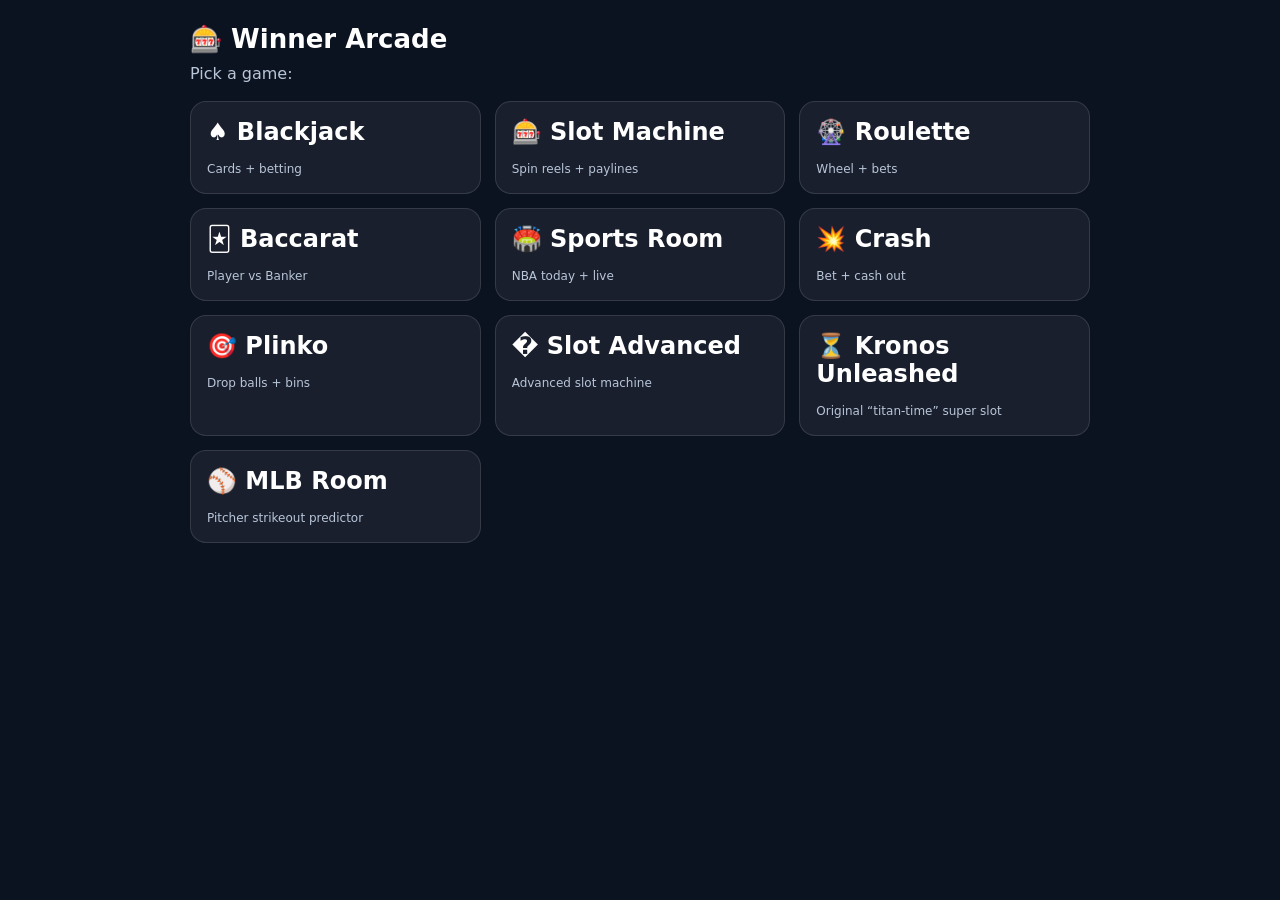
<file: winner/index.html>
<!doctype html>
<html lang="en">
<head>
  <meta charset="utf-8" />
  <meta name="viewport" content="width=device-width,initial-scale=1" />
  <title>Winner Arcade</title>
  <style>
    body{margin:0;font-family:system-ui,Segoe UI,Roboto,Arial;background:#0b1220;color:#fff}
    .wrap{max-width:900px;margin:0 auto;padding:24px}
    h1{margin:0 0 10px;font-size:26px}
    p{margin:0 0 18px;color:#b8c6d8}
    .grid{display:grid;grid-template-columns:repeat(auto-fit,minmax(240px,1fr));gap:14px}
    a.card{
      display:block;text-decoration:none;color:#fff;
      background:rgba(255,255,255,.06);
      border:1px solid rgba(255,255,255,.12);
      border-radius:16px;padding:16px;
      transition:.15s transform,.15s background;
    }
    a.card:hover{transform:translateY(-2px);background:rgba(255,255,255,.09)}
    .tag{display:inline-block;margin-top:10px;font-size:12px;color:#b8c6d8}
  </style>
</head>
<body>
  <div class="wrap">
    <h1>🎰 Winner Arcade</h1>
    <p>Pick a game:</p>
    <div class="grid">
      <a class="card" href="./blackjack/index.html">
        <h2 style="margin:0 0 6px">♠ Blackjack</h2>
        <div class="tag">Cards + betting</div>
      </a>
      <a class="card" href="./slot/index.html">
        <h2 style="margin:0 0 6px">🎰 Slot Machine</h2>
        <div class="tag">Spin reels + paylines</div>
      </a>
      <a class="card" href="./roulette/index.html">
        <h2 style="margin:0 0 6px">🎡 Roulette</h2>
        <div class="tag">Wheel + bets</div>
      </a>
      <a class="card" href="./baccarat/index.html">
         <h2 style="margin:0 0 6px">🃏 Baccarat</h2>
        <div class="tag">Player vs Banker</div>
        </a>
      <a class="card" href="./sports/index.html">
        <h2 style="margin:0 0 6px">🏟️ Sports Room</h2>
        <div class="tag">NBA today + live</div>
      </a>

      <a class="card" href="./crash/index.html">
        <h2 style="margin:0 0 6px">💥 Crash</h2>
        <div class="tag">Bet + cash out</div>
      </a>

      <a class="card" href="./plinko/index.html">
        <h2 style="margin:0 0 6px">🎯 Plinko</h2>
        <div class="tag">Drop balls + bins</div>
      </a>
      <a class="card" href="./slot-advanced/index.html">
        <h2 style="margin:0 0 6px">� Slot Advanced</h2>
        <div class="tag">Advanced slot machine</div>
      </a>
       
       <a class="card" href="./kronos-unleashed/index.html">
        <h2 style="margin:0 0 6px">⏳ Kronos Unleashed</h2>
        <div class="tag">Original “titan-time” super slot</div>
      </a>

      <a class="card" href="./mlb/index.html">
        <h2 style="margin:0 0 6px">⚾ MLB Room</h2>
        <div class="tag">Pitcher strikeout predictor</div>
      </a>

      
    </div>
  </div>
</body>
</html>
</file>
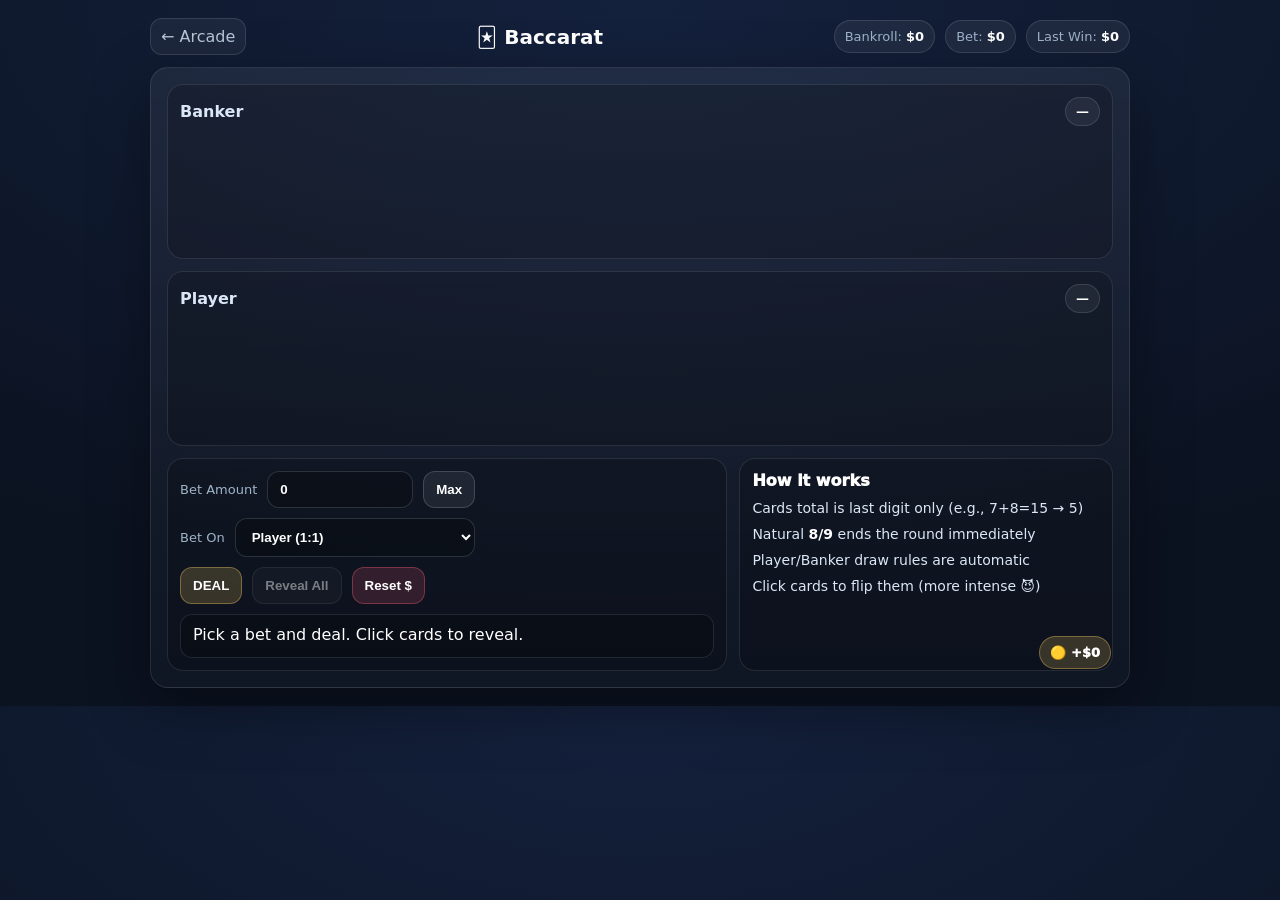
<file: winner/baccarat/index.html>
<!doctype html>
<html lang="en">
<head>
  <meta charset="utf-8" />
  <meta name="viewport" content="width=device-width,initial-scale=1" />
  <title>Baccarat</title>
  <link rel="stylesheet" href="styles.css" />
</head>
<body>
  <div class="wrap">
    <header>
      <a class="back" href="../index.html">← Arcade</a>
      <h1>🃏 Baccarat</h1>
      <div class="hud">
        <div class="pill">Bankroll: <b id="bankroll">$1000</b></div>
        <div class="pill">Bet: <b id="betLabel">$10</b></div>
        <div class="pill">Last Win: <b id="lastWin">$0</b></div>
      </div>
    </header>

    <div class="table">
      <div class="lane">
        <div class="handbox">
          <div class="label"><span>Banker</span><span class="score" id="bankerScore">—</span></div>
          <div class="cards" id="bankerCards"></div>
        </div>

        <div class="handbox">
          <div class="label"><span>Player</span><span class="score" id="playerScore">—</span></div>
          <div class="cards" id="playerCards"></div>
        </div>
      </div>

      <div class="panel">
        <div class="left">
          <div class="row">
            <span class="muted">Bet Amount</span>
            <input id="betInput" type="number" min="1" step="1" value="10" />
            <button id="maxBtn">Max</button>
          </div>

          <div class="row">
            <span class="muted">Bet On</span>
            <select id="betOn">
              <option value="player">Player (1:1)</option>
              <option value="banker">Banker (0.95:1)</option>
              <option value="tie">Tie (8:1)</option>
            </select>
          </div>

          <div class="row">
            <button id="dealBtn" class="primary">DEAL</button>
            <button id="revealAllBtn">Reveal All</button>
            <button id="resetBtn" class="danger">Reset $</button>
          </div>

          <div id="msg" class="msg">Pick a bet and deal. Click cards to reveal.</div>
        </div>

        <div class="right">
          <div class="rulesTitle">How it works</div>
          <div class="rules">
            <div>Cards total is last digit only (e.g., 7+8=15 → 5)</div>
            <div>Natural <b>8/9</b> ends the round immediately</div>
            <div>Player/Banker draw rules are automatic</div>
            <div>Click cards to flip them (more intense 😈)</div>
          </div>
        </div>
      </div>

      <div class="chip" id="chip">🟡 +$0</div>

      <!-- Hype overlay -->
      <div class="hype" id="hype">
        <div class="hypeInner">
          <div class="hypeTitle" id="hypeTitle">NATURAL WIN!</div>
          <div class="hypeSub" id="hypeSub">🔥 9 beats 7 🔥</div>
        </div>
        <div class="confetti" id="confetti"></div>
      </div>
    </div>
  </div>

  <script type="module" src="js/main.js"></script>
</body>
</html>
</file>
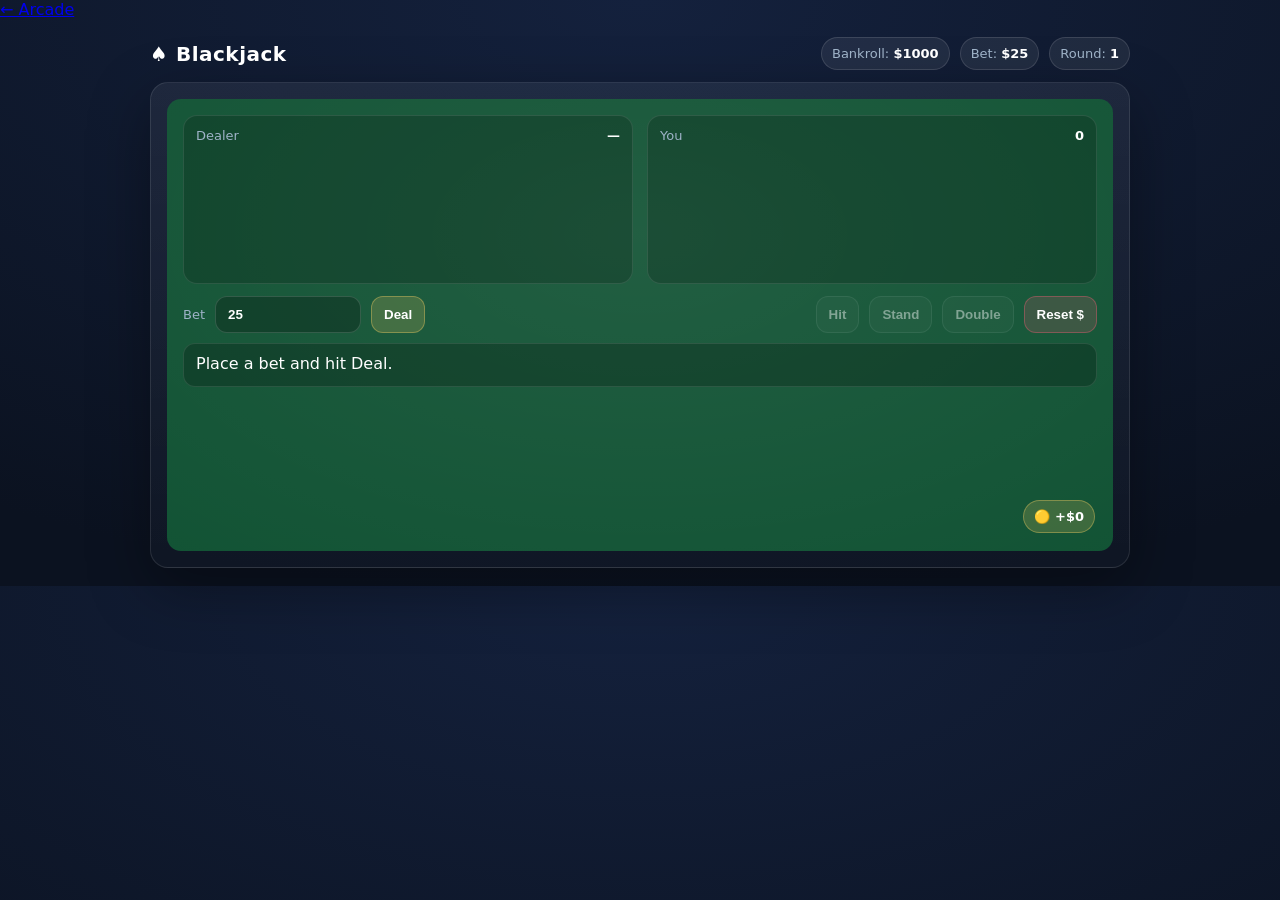
<file: winner/blackjack/index.html>
<!doctype html>
<html lang="en">
<head>
  <meta charset="utf-8" />
  <meta name="viewport" content="width=device-width,initial-scale=1" />
  <title>Blackjack</title>
  <link rel="stylesheet" href="styles.css" />
  <a class="back" href="../index.html">← Arcade</a>
</head>
<body>
  <div class="wrap">
    <header>
      <h1>♠ Blackjack</h1>
      <div class="hud">
        <div class="pill">Bankroll: <b id="bankroll">$1000</b></div>
        <div class="pill">Bet: <b id="betLabel">$25</b></div>
        <div class="pill">Round: <b id="round">1</b></div>
      </div>
    </header>

    <div class="table">
      <div class="felt">
        <div class="lane">
          <div class="handbox">
            <div class="label"><span>Dealer</span><span class="score" id="dealerScore">—</span></div>
            <div class="cards" id="dealerCards"></div>
          </div>

          <div class="handbox">
            <div class="label"><span>You</span><span class="score" id="playerScore">—</span></div>
            <div class="cards" id="playerCards"></div>
          </div>
        </div>

        <div class="controls">
          <div class="betbox">
            <label class="muted">Bet</label>
            <input id="betInput" type="number" min="1" step="1" value="25" />
            <button id="dealBtn" class="primary">Deal</button>
          </div>

          <div class="btns">
            <button id="hitBtn" disabled>Hit</button>
            <button id="standBtn" disabled>Stand</button>
            <button id="doubleBtn" disabled>Double</button>
            <button id="resetBtn" class="danger">Reset $</button>
          </div>
        </div>

        <div id="msg" class="msg">Place a bet and hit Deal.</div>
        <div class="chip" id="chip">🟡 +$0</div>
      </div>
    </div>
  </div>

  <script type="module" src="js/main.js"></script>
</body>
</html>
</file>
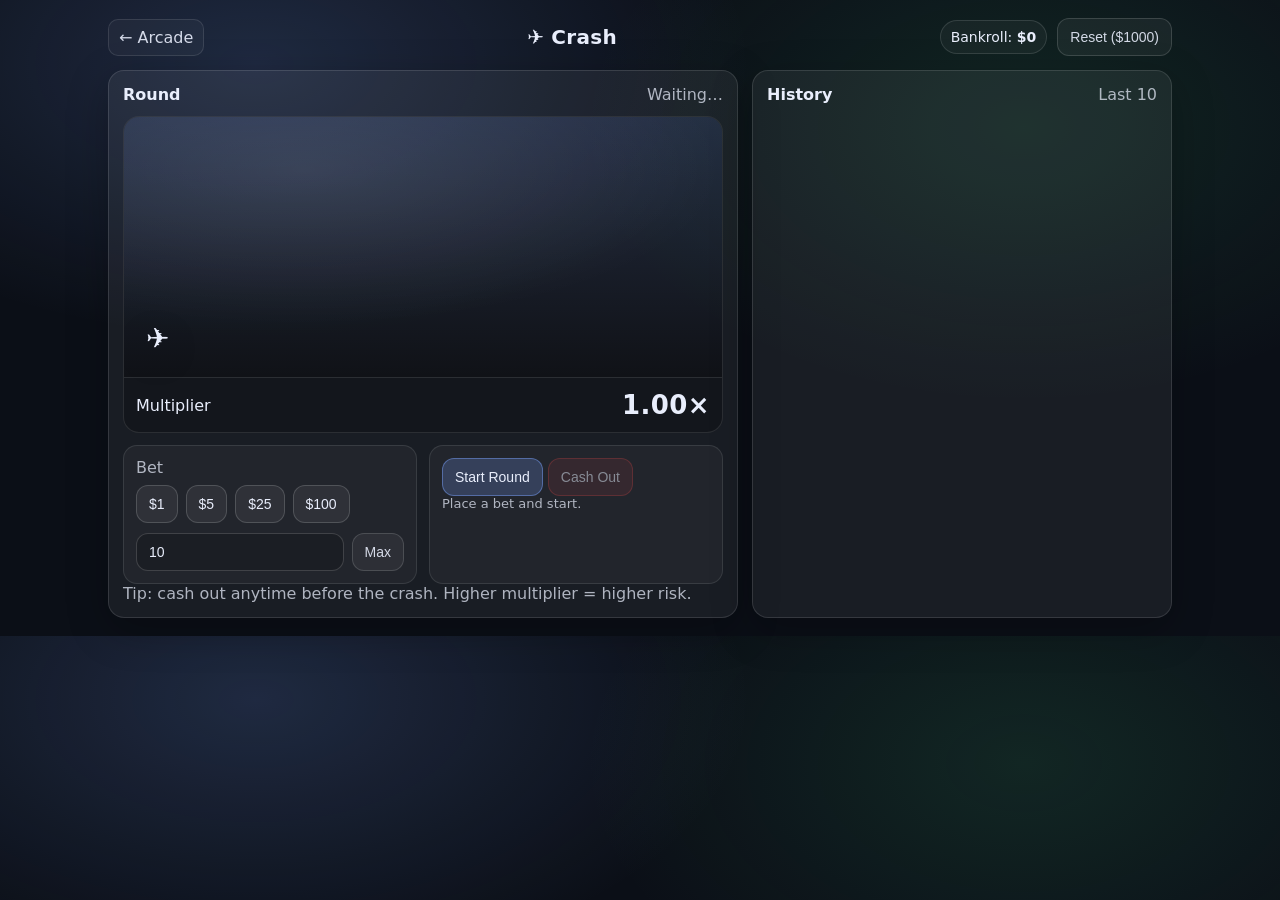
<file: winner/crash/index.html>
<!doctype html>
<html lang="en">
<head>
  <meta charset="utf-8" />
  <meta name="viewport" content="width=device-width,initial-scale=1" />
  <title>Crash</title>
  <link rel="stylesheet" href="styles.css" />
</head>
<body>
  <div class="wrap">
    <header>
      <a class="back" href="../index.html">← Arcade</a>
      <h1>✈️ Crash</h1>

      <div class="hud">
        <div class="pill">Bankroll: <b id="bankroll">$0</b></div>
        <button id="resetBtn" class="ghost">Reset ($1000)</button>
      </div>
    </header>

    <main class="grid">
      <section class="card">
        <div class="toprow">
          <div class="title">Round</div>
          <div class="muted" id="roundStatus">Waiting…</div>
        </div>

        <div class="stage">
          <div class="sky">
            <div class="plane" id="plane">✈️</div>
            <div class="boom" id="boom">💥</div>
          </div>

          <div class="mult">
            <div class="multLabel">Multiplier</div>
            <div class="multVal" id="multVal">1.00×</div>
          </div>
        </div>

        <div class="controls">
          <div class="betBox">
            <div class="muted">Bet</div>

            <div class="betRow">
              <button class="chip" data-chip="1">$1</button>
              <button class="chip" data-chip="5">$5</button>
              <button class="chip" data-chip="25">$25</button>
              <button class="chip" data-chip="100">$100</button>
            </div>

            <div class="betRow2">
              <input id="betInput" type="number" min="1" step="1" value="10" />
              <button id="maxBtn" class="ghost">Max</button>
            </div>
          </div>

          <div class="actionBox">
            <button id="startBtn" class="primary">Start Round</button>
            <button id="cashoutBtn" class="danger" disabled>Cash Out</button>
            <div class="muted small" id="msg">Place a bet and start.</div>
          </div>
        </div>

        <div class="foot muted">
          Tip: cash out anytime before the crash. Higher multiplier = higher risk.
        </div>
      </section>

      <aside class="card">
        <div class="toprow">
          <div class="title">History</div>
          <div class="muted">Last 10</div>
        </div>
        <div class="history" id="history"></div>
      </aside>
    </main>
  </div>

  <script type="module" src="js/main.js"></script>
</body>
</html>
</file>
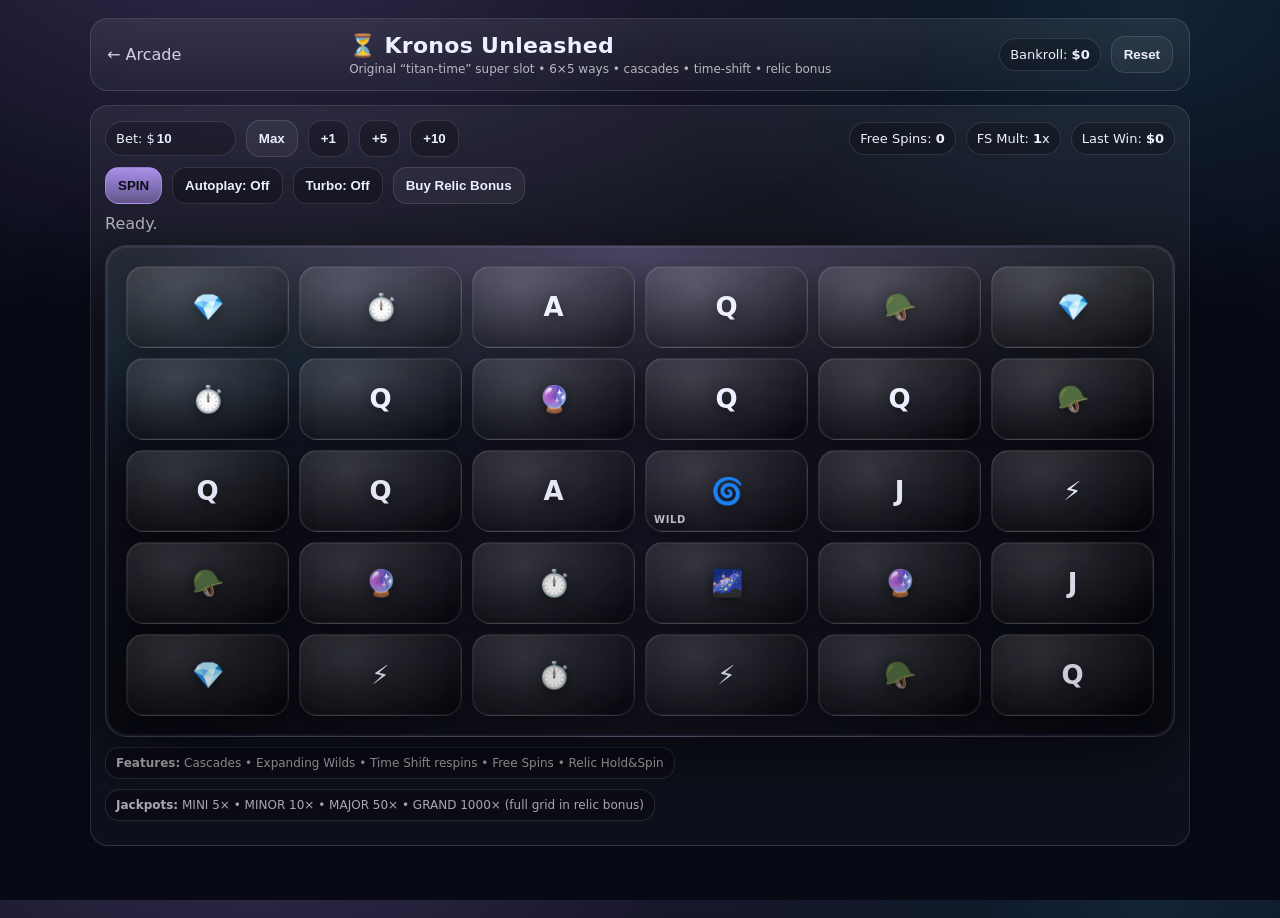
<file: winner/kronos-unleashed/index.html>
<!doctype html>
<html lang="en">
<head>
  <meta charset="utf-8" />
  <meta name="viewport" content="width=device-width,initial-scale=1" />
  <title>Kronos Unleashed (Original)</title>
  <link rel="stylesheet" href="styles.css" />
</head>
<body>
  <div class="wrap">
    <header class="top">
      <a class="back" href="../index.html">← Arcade</a>
      <div class="title">
        <h1>⏳ Kronos Unleashed</h1>
        <div class="sub">Original “titan-time” super slot • 6×5 ways • cascades • time-shift • relic bonus</div>
      </div>
      <div class="bank">
        <div class="pill">Bankroll: <b id="bankroll">$0</b></div>
        <button id="resetBtn" class="ghost">Reset</button>
      </div>
    </header>

    <main class="layout">
      <section class="panel">
        <div class="hud">
          <div class="pill">Bet: $<input id="betInput" type="number" min="1" value="10" /></div>
          <button id="maxBtn" class="ghost">Max</button>
          <button class="chip" data-chip="1">+1</button>
          <button class="chip" data-chip="5">+5</button>
          <button class="chip" data-chip="10">+10</button>

          <div class="sp"></div>

          <div class="pill">Free Spins: <b id="fsCount">0</b></div>
          <div class="pill">FS Mult: <b id="fsMult">1</b>x</div>
          <div class="pill">Last Win: <b id="lastWin">$0</b></div>
        </div>

        <div class="actions">
          <button id="spinBtn" class="primary">SPIN</button>
          <button id="autoBtn" class="tog">Autoplay: Off</button>
          <button id="turboBtn" class="tog">Turbo: Off</button>
          <button id="buyBonusBtn" class="ghost">Buy Relic Bonus</button>
        </div>

        <div class="status" id="status">Ready.</div>

        <div class="gridWrap">
          <div class="grid" id="grid"></div>
        </div>

        <div class="featureRow">
          <div class="feat"><b>Features:</b> Cascades • Expanding Wilds • Time Shift respins • Free Spins • Relic Hold&Spin</div>
          <div class="feat"><b>Jackpots:</b> MINI 5× • MINOR 10× • MAJOR 50× • GRAND 1000× (full grid in relic bonus)</div>
        </div>

        <div class="history" id="history"></div>
      </section>
    </main>

    <!-- Big Win -->
    <div class="overlay" id="overlay">
      <div class="bigwin">
        <div class="bwTitle" id="bigWinTitle">BIG WIN!</div>
        <div class="bwAmt" id="bigWinAmt">$0.00</div>
        <div class="bwSub" id="bigWinSub">—</div>
        <button id="closeOverlayBtn" class="primary">Nice</button>
      </div>
    </div>

    <!-- Relic Bonus -->
    <div class="overlay" id="bonusOverlay">
      <div class="bonusWin">
        <div class="bonusTop">
          <h2>🪙 Relic Lock Bonus</h2>
          <div class="muted">Land relics to reset spins to 3. Fill the grid to win GRAND.</div>
        </div>

        <div class="bonusHud">
          <div class="pill">Spins Left: <b id="bonusLeft">3</b></div>
          <div class="pill">Total: <b id="bonusTotal">$0</b></div>
        </div>

        <div id="bonusGrid" class="bonusGrid"></div>

        <div class="bonusActions">
          <button id="bonusSpinBtn" class="primary">RESPIN</button>
          <button id="bonusCloseBtn" class="ghost" disabled>Close</button>
        </div>

        <div class="muted small" id="bonusNote"></div>
      </div>
    </div>

  </div>

  <script type="module" src="js/main.js"></script>
</body>
</html>
</file>
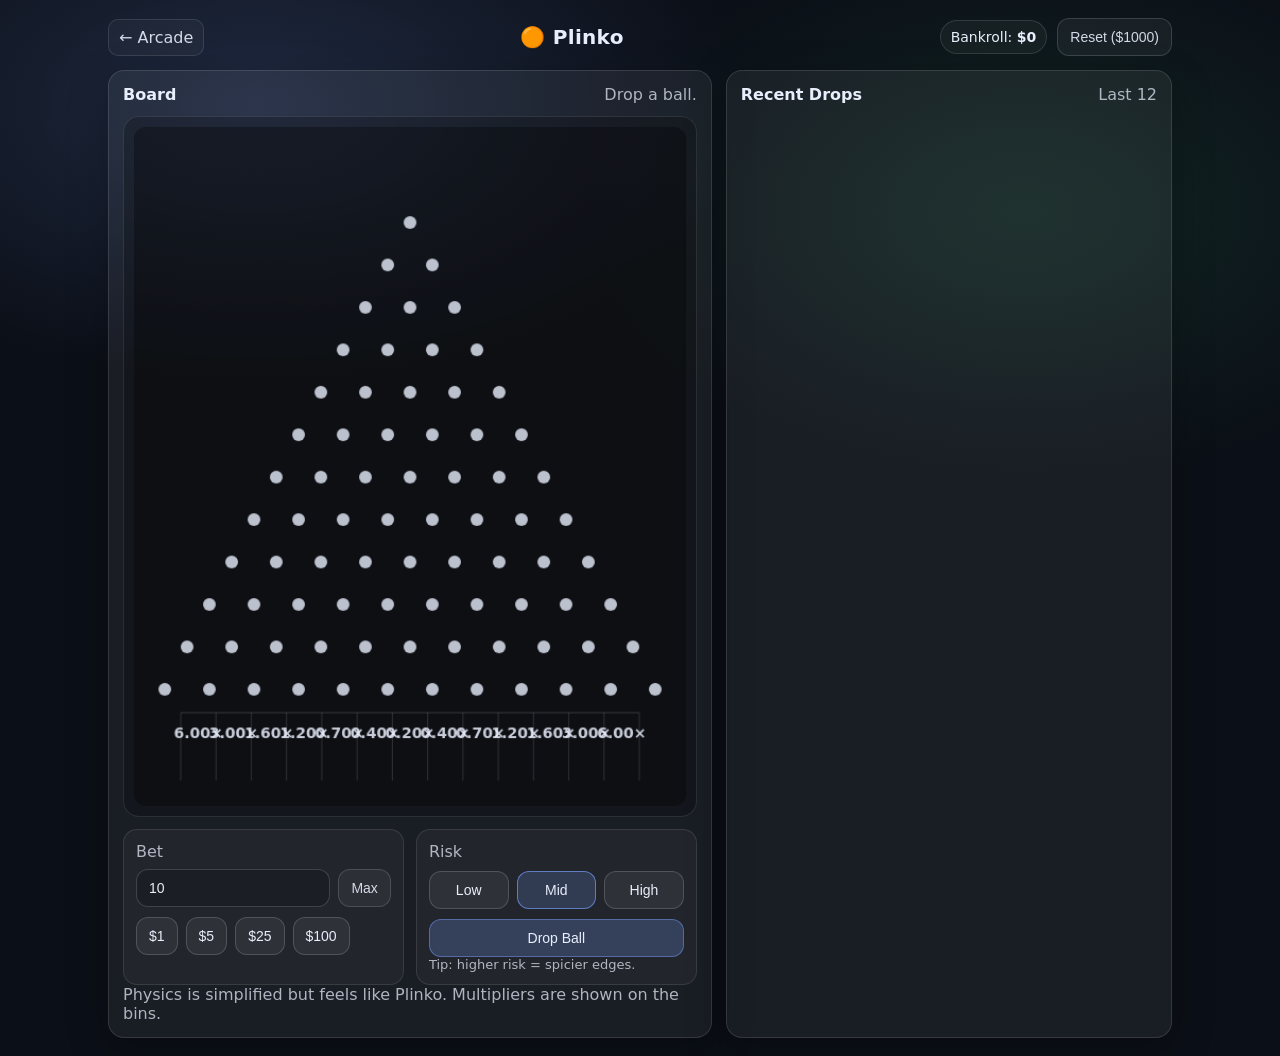
<file: winner/plinko/index.html>
<!doctype html>
<html lang="en">
<head>
  <meta charset="utf-8" />
  <meta name="viewport" content="width=device-width,initial-scale=1" />
  <title>Plinko</title>
  <link rel="stylesheet" href="styles.css" />
</head>
<body>
  <div class="wrap">
    <header>
      <a class="back" href="../index.html">← Arcade</a>
      <h1>🟠 Plinko</h1>

      <div class="hud">
        <div class="pill">Bankroll: <b id="bankroll">$0</b></div>
        <button id="resetBtn" class="ghost">Reset ($1000)</button>
      </div>
    </header>

    <main class="grid">
      <section class="card">
        <div class="toprow">
          <div class="title">Board</div>
          <div class="muted" id="status">Drop a ball.</div>
        </div>

        <div class="boardWrap">
          <canvas id="cv" width="520" height="640"></canvas>
        </div>

        <div class="controls">
          <div class="box">
            <div class="muted">Bet</div>
            <div class="betRow2">
              <input id="betInput" type="number" min="1" step="1" value="10" />
              <button id="maxBtn" class="ghost">Max</button>
            </div>

            <div class="betRow">
              <button class="chip" data-chip="1">$1</button>
              <button class="chip" data-chip="5">$5</button>
              <button class="chip" data-chip="25">$25</button>
              <button class="chip" data-chip="100">$100</button>
            </div>
          </div>

          <div class="box">
            <div class="muted">Risk</div>
            <div class="riskRow">
              <button class="riskBtn" data-risk="low">Low</button>
              <button class="riskBtn on" data-risk="mid">Mid</button>
              <button class="riskBtn" data-risk="high">High</button>
            </div>

            <button id="dropBtn" class="primary">Drop Ball</button>
            <div class="muted small" id="note">Tip: higher risk = spicier edges.</div>
          </div>
        </div>

        <div class="foot muted">
          Physics is simplified but feels like Plinko. Multipliers are shown on the bins.
        </div>
      </section>

      <aside class="card">
        <div class="toprow">
          <div class="title">Recent Drops</div>
          <div class="muted">Last 12</div>
        </div>
        <div class="history" id="history"></div>
      </aside>
    </main>
  </div>

  <script type="module" src="js/main.js"></script>
</body>
</html>
</file>
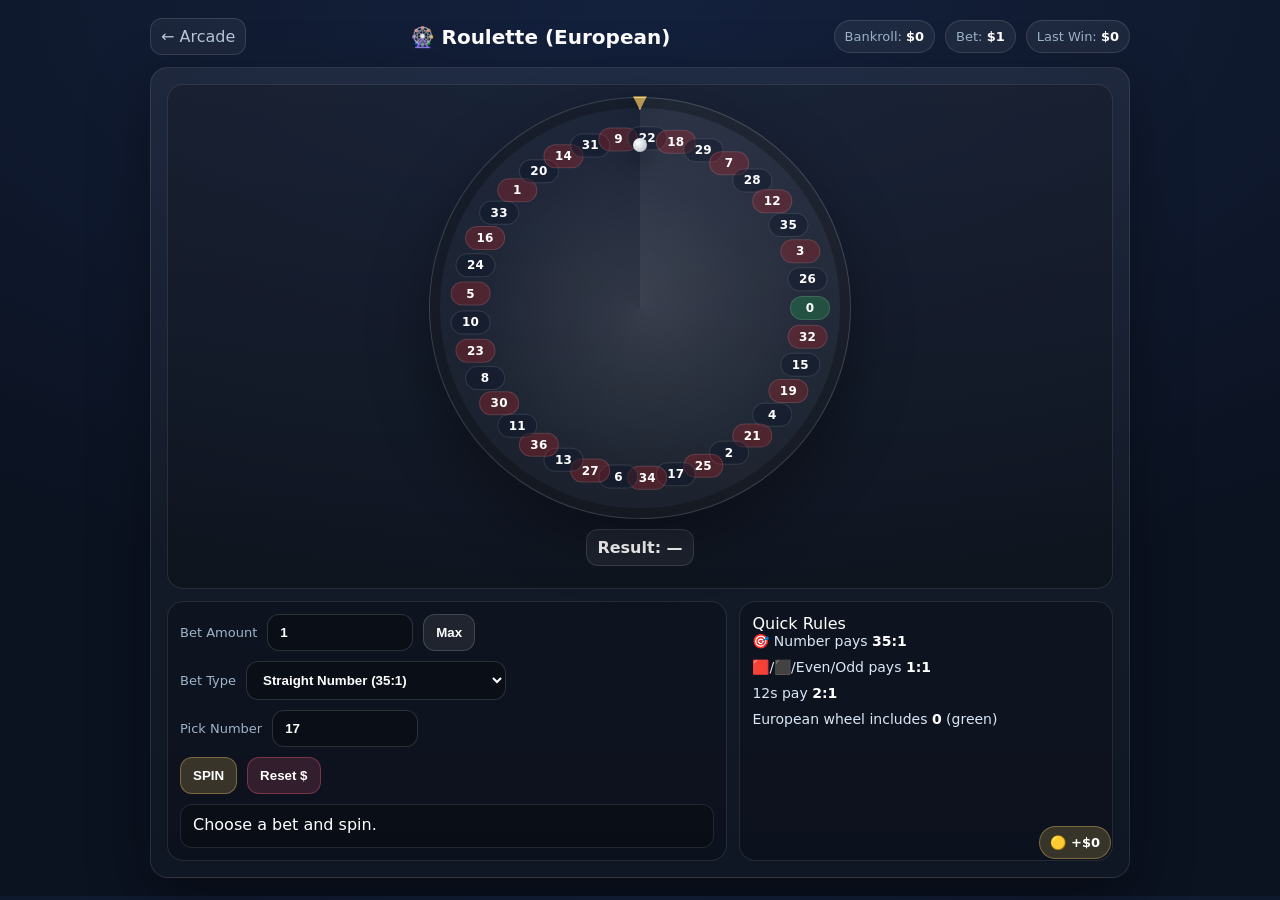
<file: winner/roulette/index.html>
<!doctype html>
<html lang="en">
<head>
  <meta charset="utf-8" />
  <meta name="viewport" content="width=device-width,initial-scale=1" />
  <title>Roulette</title>
  <link rel="stylesheet" href="styles.css" />
</head>
<body>
  <div class="wrap">
    <header>
      <a class="back" href="../index.html">← Arcade</a>
      <h1>🎡 Roulette (European)</h1>
      <div class="hud">
        <div class="pill">Bankroll: <b id="bankroll">$1000</b></div>
        <div class="pill">Bet: <b id="betLabel">$10</b></div>
        <div class="pill">Last Win: <b id="lastWin">$0</b></div>
      </div>
    </header>

    <div class="board">
      <div class="wheelWrap">
        <div class="pointer">▼</div>
        <div class="wheel" id="wheel">
    <div class="wheelInner" id="wheelInner"></div>

  <!-- Ball ring sits above the wheel -->
    <div class="ballRing" id="ballRing">
         <div class="ball"></div>
         </div>
    </div>

        <div class="result" id="result">Result: —</div>
        <div class="history" id="history"></div>
      </div>

      <div class="panel">
        <div class="left">
          <div class="row">
            <span class="muted">Bet Amount</span>
            <input id="betInput" type="number" min="1" step="1" value="10" />
            <button id="maxBtn">Max</button>
          </div>

          <div class="row">
            <span class="muted">Bet Type</span>
            <select id="betType">
              <option value="number">Straight Number (35:1)</option>
              <option value="red">Red (1:1)</option>
              <option value="black">Black (1:1)</option>
              <option value="even">Even (1:1)</option>
              <option value="odd">Odd (1:1)</option>
              <option value="dozen1">1st Dozen 1–12 (2:1)</option>
              <option value="dozen2">2nd Dozen 13–24 (2:1)</option>
              <option value="dozen3">3rd Dozen 25–36 (2:1)</option>
            </select>
          </div>

          <div class="row" id="numberRow">
            <span class="muted">Pick Number</span>
            <input id="numberPick" type="number" min="0" max="36" step="1" value="17" />
          </div>

          <div class="row">
            <button id="spinBtn" class="primary">SPIN</button>
            <button id="resetBtn" class="danger">Reset $</button>
          </div>

          <div id="msg" class="msg">Choose a bet and spin.</div>
        </div>

        <div class="right">
          <div class="paytitle">Quick Rules</div>
          <div class="rules">
            <div>🎯 Number pays <b>35:1</b></div>
            <div>🟥/⬛/Even/Odd pays <b>1:1</b></div>
            <div>12s pay <b>2:1</b></div>
            <div>European wheel includes <b>0</b> (green)</div>
          </div>
        </div>
      </div>

      <div class="chip" id="chip">🟡 +$0</div>
    </div>
  </div>

  <script type="module" src="js/main.js"></script>
</body>
</html>
</file>
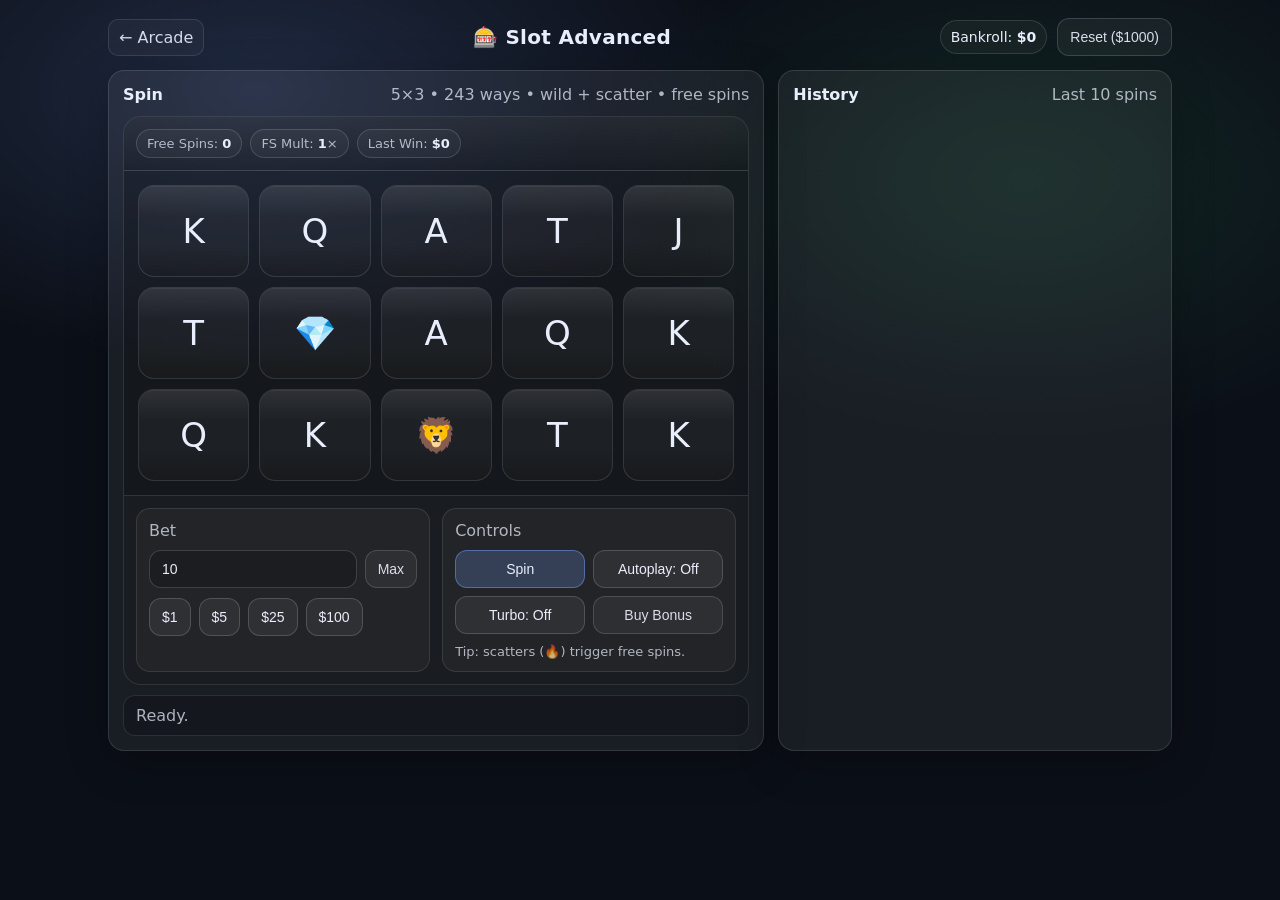
<file: winner/slot-advanced/index.html>
<!doctype html>
<html lang="en">
<head>
  <meta charset="utf-8"/>
  <meta name="viewport" content="width=device-width,initial-scale=1"/>
  <title>Advanced Slot</title>
  <link rel="stylesheet" href="styles.css"/>
</head>
<body>
  <div class="wrap">
    <header>
      <a class="back" href="../index.html">← Arcade</a>
      <h1>🎰 Slot Advanced</h1>

      <div class="hud">
        <div class="pill">Bankroll: <b id="bankroll">$0</b></div>
        <button id="resetBtn" class="ghost">Reset ($1000)</button>
      </div>
    </header>

    <main>
      <section class="card">
        <div class="toprow">
          <div class="title">Spin</div>
          <div class="muted">5×3 • 243 ways • wild + scatter • free spins</div>
        </div>

        <div class="slotFrame">
          <div class="frameTop">
            <div class="bars">
              <div class="counter">Free Spins: <b id="fsCount">0</b></div>
              <div class="counter">FS Mult: <b id="fsMult">1</b>×</div>
              <div class="counter">Last Win: <b id="lastWin">$0</b></div>
            </div>
          </div>

          <div id="grid" class="grid"></div>

          <div class="controls">
            <div class="box">
              <div class="muted">Bet</div>
              <div class="betRow2">
                <input id="betInput" type="number" min="1" step="1" value="10"/>
                <button id="maxBtn" class="ghost">Max</button>
              </div>
              <div class="betRow">
                <button class="chip" data-chip="1">$1</button>
                <button class="chip" data-chip="5">$5</button>
                <button class="chip" data-chip="25">$25</button>
                <button class="chip" data-chip="100">$100</button>
                
              </div>
            </div>

            <div class="box">
              <div class="muted">Controls</div>
              <div class="actions">
                <button id="spinBtn" class="primary">Spin</button>
                <button id="autoBtn" class="tog">Autoplay: Off</button>
                <button id="turboBtn" class="tog">Turbo: Off</button>
                <button id="buyBonusBtn" class="ghost">Buy Bonus</button>

              </div>
              <div class="muted small" style="margin-top:10px">
                Tip: scatters (🔥) trigger free spins.
              </div>
            </div>
          </div>
        </div>

        <div id="status" class="status">Ready.</div>
      </section>

      <aside class="card">
        <div class="toprow">
          <div class="title">History</div>
          <div class="muted">Last 10 spins</div>
        </div>
        <div id="history" class="history"></div>
      </aside>
    </main>
  </div>

  <!-- Big win overlay -->
  <div class="overlay" id="overlay">
    <div class="bigWin">
      <h2 id="bigWinTitle">BIG WIN!</h2>
      <div class="amt" id="bigWinAmt">$0</div>
      <div class="sub" id="bigWinSub">Nice hit.</div>
      <button id="closeOverlayBtn" class="primary">Continue</button>
    </div>
  </div>

  <div class="overlay" id="bonusOverlay">
  <div class="bonusWin">
    <div class="bonusTop">
      <h2>🟣 Hold & Spin Bonus</h2>
      <div class="muted">Land a ball to reset spins to 3.</div>
    </div>

    <div class="bonusHud">
      <div class="counter">Spins Left: <b id="bonusLeft">3</b></div>
      <div class="counter">Total: <b id="bonusTotal">$0</b></div>
    </div>

    <div id="bonusGrid" class="bonusGrid"></div>

    <div class="bonusActions">
      <button id="bonusSpinBtn" class="primary">Respin</button>
      <button id="bonusCloseBtn" class="ghost" disabled>Close</button>
    </div>

    <div class="muted small" id="bonusNote"></div>
  </div>
</div>


  <script type="module" src="js/main.js"></script>
</body>
</html>
</file>
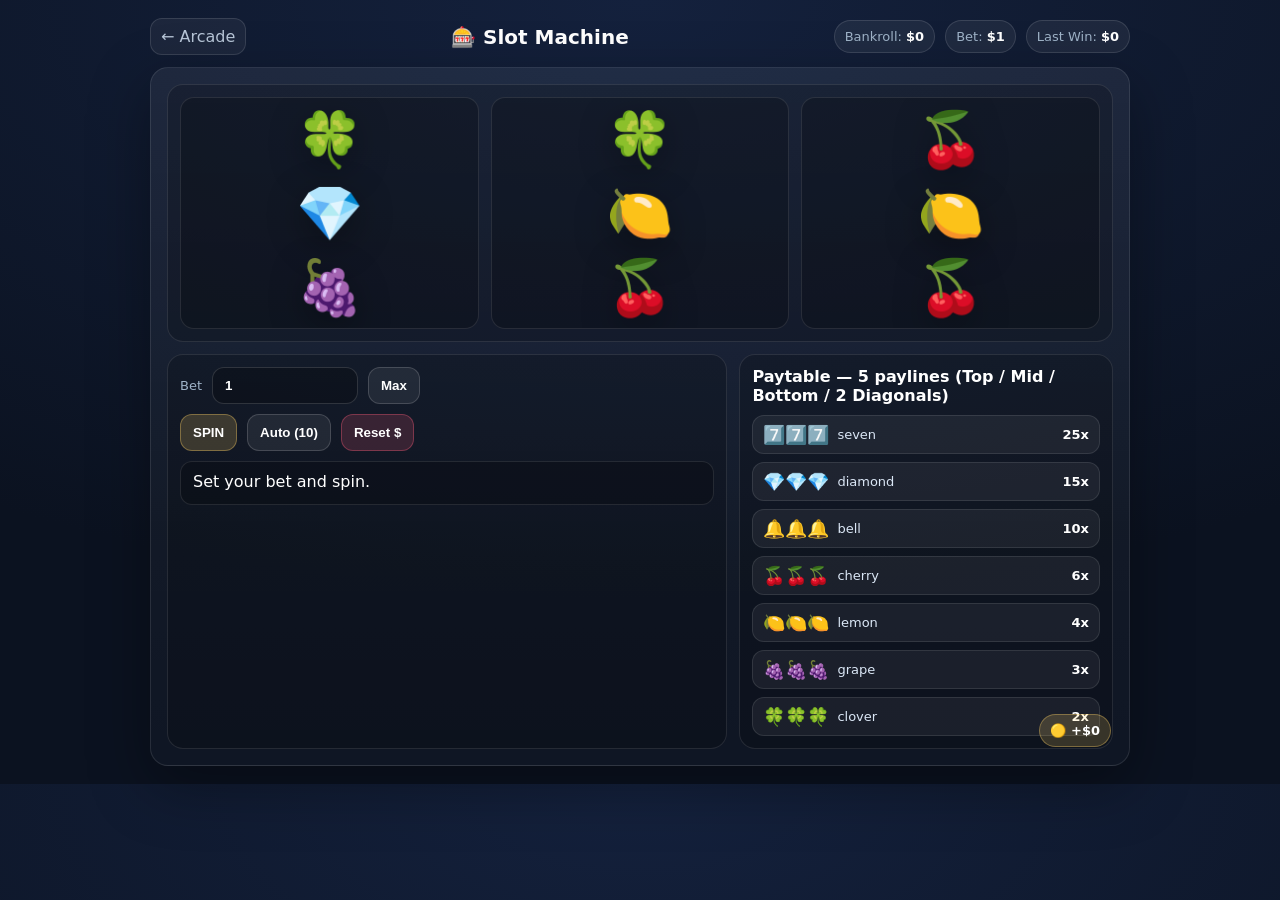
<file: winner/slot/index.html>
<!doctype html>
<html lang="en">
<head>
  <meta charset="utf-8" />
  <meta name="viewport" content="width=device-width,initial-scale=1" />
  <title>Slot Machine</title>
  <link rel="stylesheet" href="styles.css" />
</head>
<body>
  <div class="wrap">
    <header>
      <a class="back" href="../index.html">← Arcade</a>
      <h1>🎰 Slot Machine</h1>
      <div class="hud">
        <div class="pill">Bankroll: <b id="bankroll">$1000</b></div>
        <div class="pill">Bet: <b id="betLabel">$10</b></div>
        <div class="pill">Last Win: <b id="lastWin">$0</b></div>
      </div>
    </header>

    <div class="machine">
      <div class="reels" aria-label="slot reels">
        <div class="reel">
          <div class="window" id="reel0"></div>
        </div>
        <div class="reel">
          <div class="window" id="reel1"></div>
        </div>
        <div class="reel">
          <div class="window" id="reel2"></div>
        </div>
      </div>

      <div class="panel">
        <div class="left">
          <div class="row">
            <span class="muted">Bet</span>
            <input id="betInput" type="number" min="1" step="1" value="10" />
            <button id="maxBtn">Max</button>
          </div>

          <div class="row">
            <button id="spinBtn" class="primary">SPIN</button>
            <button id="autoBtn">Auto (10)</button>
            <button id="resetBtn" class="danger">Reset $</button>
          </div>

          <div id="msg" class="msg">Set your bet and spin.</div>
        </div>

        <div class="right">
          <div class="paytitle">Paytable — 5 paylines (Top / Mid / Bottom / 2 Diagonals)</div>

          <div id="paytable" class="paytable"></div>
        </div>
      </div>

      <div class="chip" id="chip">🟡 +$0</div>
    </div>
  </div>

  <script type="module" src="js/main.js"></script>
</body>
</html>
</file>
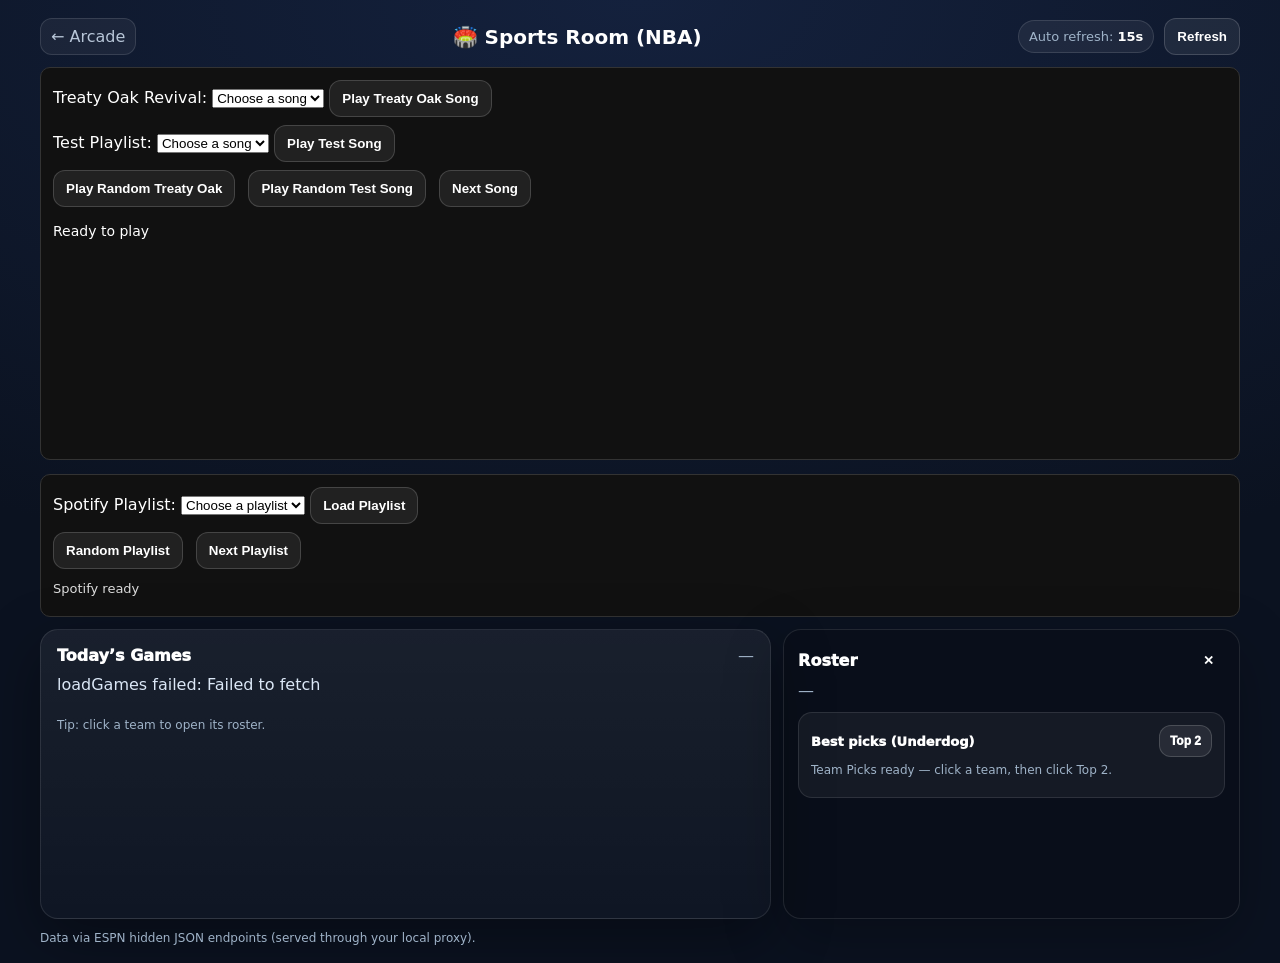
<file: winner/sports/index.html>
<!doctype html>
<html lang="en">
<head>
  <meta charset="utf-8" />
  <meta name="viewport" content="width=device-width,initial-scale=1" />
  <meta name="referrer" content="strict-origin-when-cross-origin" />
  <title>Sports Room - NBA</title>
  <link rel="stylesheet" href="styles.css" />
</head>
<body>
  <div class="wrap">
    <header>
      <a class="back" href="../index.html">← Arcade</a>
      <h1>🏟️ Sports Room (NBA)</h1>
      <div class="hud">
        <div class="pill">Auto refresh: <b id="refreshLabel">15s</b></div>
        <button id="refreshBtn">Refresh</button>
      </div>
    </header>

    <!-- YOUTUBE MUSIC BOX -->
    <div class="music-box">
      <div class="music-row">
        <label for="treaty-select">Treaty Oak Revival:</label>
        <select id="treaty-select">
          <option value="">Choose a song</option>
        </select>
        <button id="music-play-treaty-selected">Play Treaty Oak Song</button>
      </div>

      <div class="music-row">
        <label for="cash-select">Test Playlist:</label>
        <select id="cash-select">
          <option value="">Choose a song</option>
        </select>
        <button id="music-play-cash-selected">Play Test Song</button>
      </div>

      <div class="music-row">
        <button id="music-play-treaty">Play Random Treaty Oak</button>
        <button id="music-play-cash">Play Random Test Song</button>
        <button id="music-next">Next Song</button>
      </div>

      <div id="music-status">Ready to play</div>

      <div id="yt-player-wrap">
        <div id="yt-player"></div>
      </div>
    </div>

    <!-- SPOTIFY PLAYLIST BOX -->
    <div class="music-box" style="margin-top: 14px;">
      <div class="music-row">
        <label for="spotify-playlist-select">Spotify Playlist:</label>
        <select id="spotify-playlist-select">
          <option value="">Choose a playlist</option>
        </select>
        <button id="spotify-load-playlist">Load Playlist</button>
      </div>

      <div class="music-row">
        <button id="spotify-random-playlist">Random Playlist</button>
        <button id="spotify-next-playlist">Next Playlist</button>
      </div>

      <div id="spotify-status">Spotify ready</div>

      <div id="spotify-player-wrap" style="margin-top: 8px;">
        <div id="spotify-embed"></div>
      </div>
    </div>

    <script src="https://www.youtube.com/iframe_api"></script>
    <script src="js/music.js"></script>

    <div class="layout">
      <div class="card">
        <div class="toprow">
          <div class="title">Today’s Games</div>
          <div class="muted" id="dateLabel">—</div>
        </div>
        <div id="status" class="status">Loading…</div>
        <div id="games" class="games"></div>
        <div class="foot muted">Tip: click a team to open its roster.</div>
      </div>

      <aside class="side" id="side">
        <div class="sideTop">
          <div class="sideTitle" id="sideTitle">Roster</div>
          <button id="closeSideBtn" class="ghost">✕</button>
        </div>
        <div class="sideMeta muted" id="sideMeta">—</div>

        <div class="teamPicks" id="teamPicks">
          <div class="teamPicksTop">
            <div class="teamPicksTitle">Best picks (Underdog)</div>
            <button id="teamPicksBtn" class="teamPicksBtn">Top 2</button>
          </div>
          <div id="teamPicksStatus" class="muted small">Click “Top 2” to rank picks for this team.</div>
          <div id="teamPicksResults" class="teamPicksResults"></div>
        </div>

        <div class="roster" id="roster"></div>
      </aside>
    </div>

    <div class="modal" id="modal">
      <div class="modalInner">
        <div class="modalTop">
          <div class="modalTitle" id="playerName">Player</div>
          <button id="closeModalBtn" class="ghost">✕</button>
        </div>

        <div class="modalBody">
          <div class="muted" id="playerTeam">—</div>

          <div class="statsRow">
            <div class="stat">
              <div class="statLabel">PTS</div>
              <div class="statVal" id="pts">—</div>
            </div>
            <div class="stat">
              <div class="statLabel">REB</div>
              <div class="statVal" id="reb">—</div>
            </div>
            <div class="stat">
              <div class="statLabel">AST</div>
              <div class="statVal" id="ast">—</div>
            </div>
          </div>

          <div class="statsRow">
            <div class="stat">
              <div class="statLabel">PROJ PTS</div>
              <div class="statVal" id="pPts">—</div>
            </div>
            <div class="stat">
              <div class="statLabel">PROJ REB</div>
              <div class="statVal" id="pReb">—</div>
            </div>
            <div class="stat">
              <div class="statLabel">PROJ AST</div>
              <div class="statVal" id="pAst">—</div>
            </div>
          </div>
          <div class="muted small" id="projNote"></div>

          <div class="distWrap" id="distWrap" style="margin-top:8px;">
            <canvas id="distChart" width="760" height="160"></canvas>
            <div class="muted small" id="distLegend">Distribution (PTS) • median and line overlay</div>
          </div>

          <div class="lineRow">
            <label class="muted small">Manual Line:</label>
            <input id="manualLine" type="number" step="0.5" placeholder="e.g. 25.5" />

            <select id="manualStat">
              <option value="pts">PTS</option>
              <option value="reb">REB</option>
              <option value="ast">AST</option>
            </select>

            <input id="manualOdds" type="text" placeholder="odds (e.g. -110 or +120)" />

            <button id="assessBtn">Assess</button>
          </div>

          <div id="assessResult" class="muted small">
            Enter a line and press Assess.
          </div>

          <div class="explainPanel" id="explainPanel">
            <div class="explainTitle">Model Explanation & Edge</div>
            <div id="explainBody" class="explainBody muted small">
              Assess a line to see edge + model inputs.
            </div>
          </div>

          <div class="twoCol">
            <div class="player-section">
              <h3>Last 5 Games</h3>
              <div id="playerLast5" class="last5-list"></div>
            </div>

            <div class="player-section">
              <h3>Vs Opponent (This Season)</h3>
              <div id="playerVsOpp" class="last5-list"></div>
            </div>
          </div>

          <div class="player-section">
            <h3>Market Lines (Underdog)</h3>
            <div id="udBasicLines" class="last5-list">
              <div class="muted">Click a player to load market lines (PTS / REB / AST).</div>
            </div>
          </div>

          <div class="player-section">
            <div class="trackHeader">
              <h3>Tracking (This Player)</h3>
              <div class="trackActions">
                <input id="trackGameId" class="trackInput" placeholder="optional gameId (for settling)" />
                <button id="trackBtn">Track</button>
                <button id="refreshTrackBtn" class="ghostBtn">Refresh</button>
              </div>
            </div>

            <div id="trackMeta" class="muted small">—</div>

            <div class="trackChartWrap">
              <canvas id="trackChart" width="760" height="180"></canvas>
            </div>

            <div class="trackTableWrap">
              <table class="trackTable">
                <thead>
                  <tr>
                    <th>Date</th>
                    <th>Stat</th>
                    <th>Line</th>
                    <th>P(Over)</th>
                    <th>Proj (P50)</th>
                    <th>Actual</th>
                    <th>Result</th>
                    <th>Action</th>
                  </tr>
                </thead>
                <tbody id="trackRows"></tbody>
              </table>
            </div>
          </div>

          <div class="muted small" id="playerNote"></div>
        </div>
      </div>
    </div>

    <div class="foot muted">
      Data via ESPN hidden JSON endpoints (served through your local proxy).
    </div>
  </div>

  <script type="module" src="js/main.js"></script>
</body>
</html>
</file>
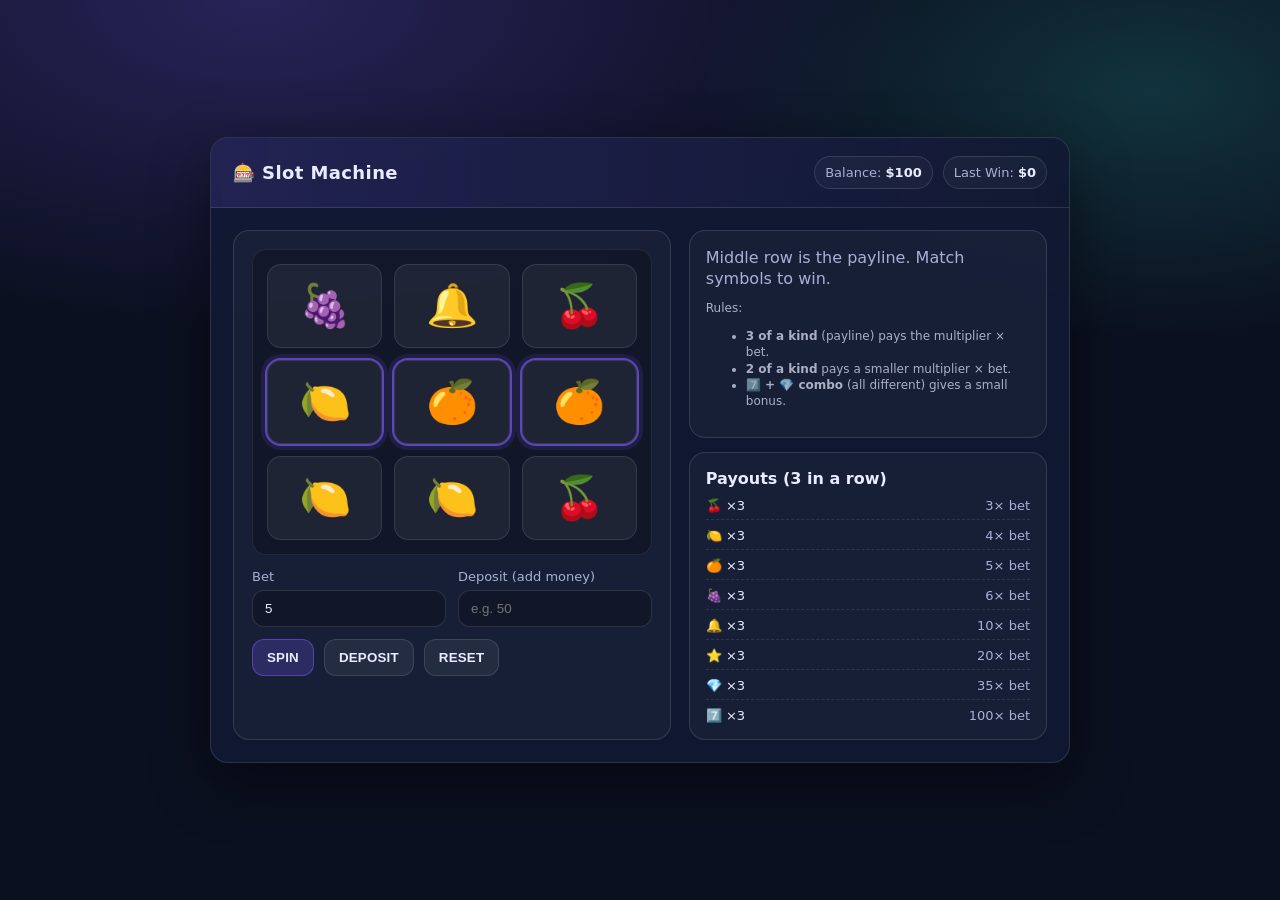
<file: winner/blackjack/slot.html>
<!doctype html>
<html lang="en">
<head>
  <meta charset="utf-8" />
  <meta name="viewport" content="width=device-width, initial-scale=1" />
  <title>Slots</title>
  <style>
    :root {
      --bg: #0b1020;
      --card: #121a33;
      --text: #e9ecff;
      --muted: #a9b0d6;
      --accent: #7c5cff;
      --good: #2dd4bf;
      --bad: #fb7185;
      --border: rgba(255,255,255,.12);
    }

    * { box-sizing: border-box; }
    body {
      margin: 0;
      font-family: system-ui, -apple-system, Segoe UI, Roboto, Arial, sans-serif;
      background: radial-gradient(1200px 600px at 20% 0%, rgba(124,92,255,.25), transparent 55%),
                  radial-gradient(900px 500px at 90% 10%, rgba(45,212,191,.18), transparent 50%),
                  var(--bg);
      color: var(--text);
      min-height: 100vh;
      display: grid;
      place-items: center;
      padding: 24px;
    }

    .app {
      width: min(860px, 100%);
      background: rgba(18,26,51,.92);
      border: 1px solid var(--border);
      border-radius: 18px;
      box-shadow: 0 20px 60px rgba(0,0,0,.45);
      overflow: hidden;
    }

    header {
      padding: 18px 22px;
      display: flex;
      gap: 12px;
      align-items: center;
      justify-content: space-between;
      border-bottom: 1px solid var(--border);
      background: linear-gradient(to right, rgba(124,92,255,.15), transparent);
    }

    header h1 {
      margin: 0;
      font-size: 18px;
      letter-spacing: .4px;
    }

    .stats {
      display: flex;
      gap: 10px;
      flex-wrap: wrap;
      align-items: center;
      justify-content: flex-end;
    }

    .pill {
      padding: 8px 10px;
      border: 1px solid var(--border);
      border-radius: 999px;
      color: var(--muted);
      font-size: 13px;
      background: rgba(255,255,255,.03);
    }
    .pill b { color: var(--text); font-weight: 650; }

    main {
      padding: 22px;
      display: grid;
      gap: 18px;
      grid-template-columns: 1.1fr .9fr;
    }

    @media (max-width: 820px) {
      main { grid-template-columns: 1fr; }
    }

    .machine {
      background: rgba(255,255,255,.03);
      border: 1px solid var(--border);
      border-radius: 16px;
      padding: 18px;
    }

    .grid {
      display: grid;
      grid-template-columns: repeat(3, 1fr);
      gap: 12px;
      padding: 14px;
      border-radius: 14px;
      background: rgba(0,0,0,.25);
      border: 1px solid rgba(255,255,255,.08);
      position: relative;
    }

    .cell {
      height: 84px;
      border-radius: 14px;
      display: grid;
      place-items: center;
      font-size: 42px;
      background: rgba(255,255,255,.06);
      border: 1px solid rgba(255,255,255,.10);
      user-select: none;
      transition: transform .12s ease;
    }

    .payline {
      outline: 2px solid rgba(124,92,255,.65);
      box-shadow: 0 0 0 6px rgba(124,92,255,.12);
    }

    .controls {
      margin-top: 14px;
      display: grid;
      gap: 12px;
      grid-template-columns: 1fr 1fr;
    }

    .controls label {
      display: grid;
      gap: 6px;
      font-size: 13px;
      color: var(--muted);
    }

    input[type="number"]{
      width: 100%;
      padding: 10px 12px;
      border-radius: 12px;
      border: 1px solid var(--border);
      background: rgba(0,0,0,.25);
      color: var(--text);
      outline: none;
    }

    .actions {
      margin-top: 12px;
      display: flex;
      gap: 10px;
      flex-wrap: wrap;
    }

    button {
      border: 1px solid var(--border);
      background: rgba(255,255,255,.06);
      color: var(--text);
      padding: 10px 14px;
      border-radius: 12px;
      cursor: pointer;
      font-weight: 650;
      letter-spacing: .2px;
      transition: transform .05s ease, background .2s ease;
    }
    button:hover { background: rgba(255,255,255,.10); }
    button:active { transform: translateY(1px); }
    button.primary {
      background: rgba(124,92,255,.22);
      border-color: rgba(124,92,255,.5);
    }
    button.primary:hover { background: rgba(124,92,255,.30); }
    button:disabled { opacity: .5; cursor: not-allowed; }

    .side {
      display: grid;
      gap: 14px;
      align-content: start;
    }

    .card {
      background: rgba(255,255,255,.03);
      border: 1px solid var(--border);
      border-radius: 16px;
      padding: 16px;
    }

    .msg {
      margin: 0;
      color: var(--muted);
      line-height: 1.35;
    }

    .msg.good { color: var(--good); }
    .msg.bad  { color: var(--bad); }

    .table {
      display: grid;
      gap: 8px;
      margin-top: 10px;
      font-size: 13px;
      color: var(--muted);
    }
    .row {
      display: flex;
      justify-content: space-between;
      gap: 12px;
      border-bottom: 1px dashed rgba(255,255,255,.10);
      padding-bottom: 6px;
    }
    .row:last-child { border-bottom: none; padding-bottom: 0; }
    .row span:first-child { color: var(--text); }

    .tiny {
      font-size: 12px;
      color: rgba(233,236,255,.7);
      margin-top: 10px;
      line-height: 1.35;
    }
  </style>
</head>
<body>
  <div class="app">
    <header>
      <h1>🎰 Slot Machine</h1>
      <div class="stats">
        <div class="pill">Balance: <b id="balance">$100</b></div>
        <div class="pill">Last Win: <b id="lastWin">$0</b></div>
      </div>
    </header>

    <main>
      <section class="machine">
        <div class="grid" id="grid"></div>

        <div class="controls">
          <label>
            Bet
            <input id="bet" type="number" min="1" step="1" value="5" />
          </label>

          <label>
            Deposit (add money)
            <input id="deposit" type="number" min="1" step="1" placeholder="e.g. 50" />
          </label>
        </div>

        <div class="actions">
          <button class="primary" id="spinBtn">SPIN</button>
          <button id="depositBtn">DEPOSIT</button>
          <button id="resetBtn">RESET</button>
        </div>
      </section>

      <aside class="side">
        <div class="card">
          <p class="msg" id="message">Middle row is the payline. Match symbols to win.</p>
          <div class="tiny">
            Rules:
            <ul>
              <li><b>3 of a kind</b> (payline) pays the multiplier × bet.</li>
              <li><b>2 of a kind</b> pays a smaller multiplier × bet.</li>
              <li><b>7️⃣ + 💎 combo</b> (all different) gives a small bonus.</li>
            </ul>
          </div>
        </div>

        <div class="card">
          <div style="font-weight:700; margin-bottom:8px;">Payouts (3 in a row)</div>
          <div class="table" id="payoutTable"></div>
        </div>
      </aside>
    </main>
  </div>

  <script>
    // ---------- Config ----------
    const SYMBOL_WEIGHTS = {
      "🍒": 10,
      "🍋": 9,
      "🍊": 8,
      "🍇": 7,
      "🔔": 5,
      "⭐": 3,
      "💎": 2,
      "7️⃣": 1
    };

    const PAYOUTS_3 = {
      "🍒": 3,
      "🍋": 4,
      "🍊": 5,
      "🍇": 6,
      "🔔": 10,
      "⭐": 20,
      "💎": 35,
      "7️⃣": 100
    };

    const PAYOUTS_2 = {
      "🍒": 1,
      "🍋": 1,
      "🍊": 2,
      "🍇": 2,
      "🔔": 3,
      "⭐": 5,
      "💎": 10,
      "7️⃣": 20
    };

    const SYMBOLS = Object.keys(SYMBOL_WEIGHTS);

    // ---------- State ----------
    let balance = 100;
    let lastWin = 0;
    let spinning = false;

    // ---------- DOM ----------
    const gridEl = document.getElementById("grid");
    const balanceEl = document.getElementById("balance");
    const lastWinEl = document.getElementById("lastWin");
    const betEl = document.getElementById("bet");
    const depositEl = document.getElementById("deposit");
    const msgEl = document.getElementById("message");

    const spinBtn = document.getElementById("spinBtn");
    const depositBtn = document.getElementById("depositBtn");
    const resetBtn = document.getElementById("resetBtn");

    const payoutTableEl = document.getElementById("payoutTable");

    // ---------- Utils ----------
    function weightedPick() {
      const total = SYMBOLS.reduce((sum, s) => sum + SYMBOL_WEIGHTS[s], 0);
      let r = Math.random() * total;
      for (const s of SYMBOLS) {
        r -= SYMBOL_WEIGHTS[s];
        if (r <= 0) return s;
      }
      return SYMBOLS[0];
    }

    function buildGrid() {
      // 3 rows x 3 cols
      const g = [];
      for (let r = 0; r < 3; r++) {
        const row = [];
        for (let c = 0; c < 3; c++) row.push(weightedPick());
        g.push(row);
      }
      return g;
    }

    function renderGrid(g) {
      gridEl.innerHTML = "";
      for (let r = 0; r < 3; r++) {
        for (let c = 0; c < 3; c++) {
          const cell = document.createElement("div");
          cell.className = "cell" + (r === 1 ? " payline" : "");
          cell.textContent = g[r][c];
          gridEl.appendChild(cell);
        }
      }
    }

    function calcPayout(payline, bet) {
      // payline is [a,b,c]
      const counts = {};
      for (const s of payline) counts[s] = (counts[s] || 0) + 1;

      // Find most common symbol
      let bestSym = null;
      let bestCount = 0;
      for (const [sym, cnt] of Object.entries(counts)) {
        if (cnt > bestCount) { bestCount = cnt; bestSym = sym; }
      }

      // 3 of a kind
      if (bestCount === 3) {
        return { win: PAYOUTS_3[bestSym] * bet, msg: `3x ${bestSym}!` };
      }

      // 2 of a kind
      if (bestCount === 2) {
        return { win: PAYOUTS_2[bestSym] * bet, msg: `2x ${bestSym}` };
      }

      // Bonus combo
      if (counts["7️⃣"] && counts["💎"]) {
        return { win: 3 * bet, msg: "Lucky combo (7️⃣ + 💎)!" };
      }

      return { win: 0, msg: "No win" };
    }

    function setMessage(text, type = "") {
      msgEl.className = "msg" + (type ? ` ${type}` : "");
      msgEl.textContent = text;
    }

    function syncUI() {
      balanceEl.textContent = `$${balance}`;
      lastWinEl.textContent = `$${lastWin}`;
      betEl.max = Math.max(1, balance);
      spinBtn.disabled = spinning || balance <= 0;
    }

    function sleep(ms) {
      return new Promise(res => setTimeout(res, ms));
    }

    // ---------- Actions ----------
    async function spin() {
      if (spinning) return;

      const bet = Math.floor(Number(betEl.value));
      if (!Number.isFinite(bet) || bet < 1) {
        setMessage("Enter a valid bet (>= 1).", "bad");
        return;
      }
      if (bet > balance) {
        setMessage("Not enough balance for that bet.", "bad");
        return;
      }

      spinning = true;
      lastWin = 0;
      setMessage("Spinning…", "");

      balance -= bet;
      syncUI();

      // Simple spin animation: rapidly render random grids
      for (let i = 0; i < 12; i++) {
        renderGrid(buildGrid());
        await sleep(55 + i * 6);
      }

      const finalGrid = buildGrid();
      renderGrid(finalGrid);

      const payline = finalGrid[1];
      const result = calcPayout(payline, bet);

      lastWin = result.win;
      balance += result.win;

      if (result.win > 0) {
        setMessage(`${result.msg} You won $${result.win}!`, "good");
      } else {
        setMessage(`${result.msg}. Try again!`, "bad");
      }

      spinning = false;
      syncUI();
    }

    function deposit() {
      const amt = Math.floor(Number(depositEl.value));
      if (!Number.isFinite(amt) || amt < 1) {
        setMessage("Enter a valid deposit amount (>= 1).", "bad");
        return;
      }
      balance += amt;
      depositEl.value = "";
      setMessage(`Deposited $${amt}.`, "good");
      syncUI();
    }

    function reset() {
      balance = 100;
      lastWin = 0;
      setMessage("Reset complete. Middle row is the payline.", "");
      renderGrid(buildGrid());
      syncUI();
    }

    // ---------- Init ----------
    function renderPayoutTable() {
      payoutTableEl.innerHTML = "";
      const entries = Object.entries(PAYOUTS_3)
        .sort((a,b) => a[1] - b[1]); // low to high

      for (const [sym, mult] of entries) {
        const row = document.createElement("div");
        row.className = "row";
        row.innerHTML = `<span>${sym} ×3</span><span>${mult}× bet</span>`;
        payoutTableEl.appendChild(row);
      }
    }

    spinBtn.addEventListener("click", spin);
    depositBtn.addEventListener("click", deposit);
    resetBtn.addEventListener("click", reset);

    renderPayoutTable();
    renderGrid(buildGrid());
    syncUI();
  </script>
</body>
</html>
</file>
<file: winner/baccarat/styles.css>
:root{
  --bg:#0b1220; --panel:#0f172a; --ink:#fff; --muted:#9fb3c8;
  --accent:#ffd166; --danger:#ff5c7a; --good:#3ddc97;
  --card: rgba(255,255,255,.06);
  --border: rgba(255,255,255,.12);
}

body{margin:0;font-family:system-ui,Segoe UI,Roboto,Arial;background:radial-gradient(1200px 600px at 50% 0%, #14213d, var(--bg));color:#fff}
.wrap{max-width:980px;margin:0 auto;padding:18px}

header{display:flex;align-items:center;justify-content:space-between;gap:12px;margin-bottom:12px;flex-wrap:wrap}
h1{font-size:20px;margin:0}
.back{color:#b8c6d8;text-decoration:none;border:1px solid var(--border);padding:8px 10px;border-radius:12px;background:rgba(255,255,255,.05)}
.back:hover{background:rgba(255,255,255,.08)}
.hud{display:flex;gap:10px;flex-wrap:wrap;align-items:center;justify-content:flex-end}
.pill{background:var(--card);border:1px solid var(--border);padding:8px 10px;border-radius:999px;font-size:13px;color:var(--muted)}
.pill b{color:#fff}

.table{
  position:relative;
  background:linear-gradient(180deg, rgba(255,255,255,.06), rgba(255,255,255,.02));
  border:1px solid rgba(255,255,255,.10);
  border-radius:18px;
  padding:16px;
  box-shadow:0 20px 60px rgba(0,0,0,.35);
}

.lane{display:grid;grid-template-columns:1fr;gap:12px}
.handbox{
  background:rgba(0,0,0,.18);
  border:1px solid rgba(255,255,255,.10);
  border-radius:16px;
  padding:12px;
}
.label{display:flex;align-items:center;justify-content:space-between;color:#dbe7f6;font-weight:900}
.score{
  background:rgba(255,255,255,.06);
  border:1px solid rgba(255,255,255,.12);
  padding:6px 10px;
  border-radius:999px;
  font-size:13px;
  color:#fff;
}

.cards{
  margin-top:10px;
  display:flex;
  gap:10px;
  min-height:110px;
  flex-wrap:wrap;
}

/* Card flip */
.card{
  width:74px;height:104px;
  border-radius:12px;
  perspective:900px;
  cursor:pointer;
  user-select:none;
}
.card .inner{
  width:100%;height:100%;
  position:relative;
  transform-style:preserve-3d;
  transition: transform .45s ease;
}
.card.faceDown .inner{ transform: rotateY(180deg); }

.card .face{
  position:absolute; inset:0;
  border-radius:12px;
  backface-visibility:hidden;
  border:1px solid rgba(255,255,255,.12);
  display:flex;
  flex-direction:column;
  justify-content:space-between;
  padding:10px;
  box-shadow:0 12px 28px rgba(0,0,0,.35);
}
.card .front{
  background:rgba(255,255,255,.92);
  color:#0b1220;
}
.card .back{
  transform: rotateY(180deg);
  background: linear-gradient(135deg,#1d3557,#457b9d);
}

.rank{font-weight:1000;font-size:18px;line-height:1}
.suit{font-size:20px;line-height:1}
.center{font-weight:1000;font-size:34px;align-self:center;opacity:.9}
.red{color:#dc2626}

@keyframes dealIn{
  from{opacity:0;transform:translate(180px,-120px) rotate(-15deg) scale(.9)}
  to{opacity:1;transform:translate(0,0) rotate(0deg) scale(1)}
}
.card.deal{animation:dealIn .35s ease-out}

.panel{
  display:grid;
  grid-template-columns: 1.2fr .8fr;
  gap:12px;
  margin-top:12px;
}
@media (max-width: 860px){ .panel{grid-template-columns:1fr} }

.left,.right{
  background:rgba(0,0,0,.18);
  border:1px solid rgba(255,255,255,.10);
  border-radius:16px;
  padding:12px;
}
.row{display:flex;gap:10px;align-items:center;flex-wrap:wrap;margin-bottom:10px}
.muted{color:var(--muted);font-size:13px}

input, select{
  background:rgba(0,0,0,.25);
  color:#fff;
  border:1px solid rgba(255,255,255,.14);
  padding:10px 12px;
  border-radius:12px;
  font-weight:800;
}
input[type="number"]{width:120px}
select{min-width:240px}

button{
  border:1px solid rgba(255,255,255,.16);
  background:rgba(255,255,255,.07);
  color:#fff;
  padding:10px 12px;border-radius:12px;
  cursor:pointer;font-weight:900;
  transition:.15s transform,.15s background;
}
button:hover{background:rgba(255,255,255,.12)}
button:active{transform:translateY(1px)}
button.primary{background:rgba(255,209,102,.18);border-color:rgba(255,209,102,.35)}
button.danger{background:rgba(255,92,122,.16);border-color:rgba(255,92,122,.35)}
button:disabled{opacity:.45;cursor:not-allowed}

.msg{margin-top:10px;padding:10px 12px;border-radius:12px;background:rgba(0,0,0,.22);border:1px solid rgba(255,255,255,.10);min-height:22px}
.msg.good{border-color:rgba(61,220,151,.35);background:rgba(61,220,151,.12)}
.msg.bad{border-color:rgba(255,92,122,.35);background:rgba(255,92,122,.12)}

.rulesTitle{font-weight:1000;margin-bottom:10px}
.rules{display:grid;gap:10px;color:#dbe7f6;font-size:14px}
.rules b{color:#fff}

.chip{
  position:absolute;right:18px;bottom:18px;
  background:rgba(255,209,102,.18);border:1px solid rgba(255,209,102,.35);
  padding:8px 10px;border-radius:999px;color:#fff;font-weight:1000;font-size:13px
}
.pulse{animation:pulse .35s ease-out}
@keyframes pulse{0%{transform:scale(1)}50%{transform:scale(1.08)}100%{transform:scale(1)}}

/* Hype overlay */
.hype{
  position:absolute; inset:0;
  display:none;
  align-items:center;
  justify-content:center;
  background:rgba(0,0,0,.55);
  backdrop-filter: blur(3px);
  border-radius:18px;
  overflow:hidden;
}
.hype.on{display:flex;}

.hypeInner{
  text-align:center;
  padding:18px 18px;
  border-radius:18px;
  border:1px solid rgba(255,255,255,.15);
  background:rgba(255,255,255,.08);
  box-shadow:0 20px 70px rgba(0,0,0,.45);
}
.hypeTitle{
  font-size:34px;
  font-weight:1000;
  letter-spacing:1px;
  text-shadow:0 10px 30px rgba(0,0,0,.35);
}
.hypeSub{
  margin-top:8px;
  color:#ffe8b6;
  font-weight:900;
}

@keyframes hypePop{
  0%{transform:scale(.85);opacity:.0}
  35%{transform:scale(1.05);opacity:1}
  100%{transform:scale(1);opacity:1}
}
.hype.on .hypeInner{animation:hypePop .35s ease-out}

@keyframes flashBg{
  0%{background:rgba(0,0,0,.2)}
  50%{background:rgba(255,209,102,.18)}
  100%{background:rgba(0,0,0,.55)}
}
.hype.on{animation:flashBg .25s ease-in-out 6;}

/* confetti-ish */
.confetti{
  position:absolute; inset:0;
  pointer-events:none;
}
.piece{
  position:absolute;
  width:10px;height:18px;
  background:rgba(255,209,102,.9);
  border-radius:4px;
  opacity:.9;
  animation: fall 900ms ease-out forwards;
}
@keyframes fall{
  from{transform:translateY(-30px) rotate(0deg);opacity:0}
  15%{opacity:1}
  to{transform:translateY(520px) rotate(240deg);opacity:0}
}
</file>
<file: winner/blackjack/styles.css>
:root{
  --bg:#0b1220; --felt:#0f5132; --card:#f7f7f7; --ink:#111; --muted:#9fb3c8;
  --danger:#ff5c7a; --good:#3ddc97;
}
body{margin:0;font-family:system-ui,Segoe UI,Roboto,Arial;background:radial-gradient(1200px 600px at 50% 0%, #14213d, var(--bg));color:#fff;}
.wrap{max-width:980px;margin:0 auto;padding:18px;}
header{display:flex;align-items:center;justify-content:space-between;gap:12px;margin-bottom:12px}
h1{font-size:20px;margin:0;color:#fff;letter-spacing:.5px}
.hud{display:flex;gap:10px;flex-wrap:wrap;align-items:center;justify-content:flex-end}
.pill{background:rgba(255,255,255,.07);border:1px solid rgba(255,255,255,.12);padding:8px 10px;border-radius:999px;font-size:13px;color:var(--muted)}
.pill b{color:#fff}
.table{
  background:linear-gradient(180deg, rgba(255,255,255,.06), rgba(255,255,255,.02));
  border:1px solid rgba(255,255,255,.10);
  border-radius:18px;
  padding:16px;
  box-shadow:0 20px 60px rgba(0,0,0,.35);
  overflow:hidden;
}
.felt{
  background:radial-gradient(900px 500px at 50% 30%, rgba(255,255,255,.08), rgba(255,255,255,0)) , var(--felt);
  border-radius:14px;
  padding:16px;
  min-height:420px;
  position:relative;
}
.lane{display:flex;justify-content:space-between;gap:14px;flex-wrap:wrap}
.handbox{flex:1;min-width:320px;background:rgba(0,0,0,.18);border:1px solid rgba(255,255,255,.10);border-radius:14px;padding:12px}
.label{display:flex;justify-content:space-between;align-items:center;margin-bottom:8px;color:var(--muted);font-size:13px}
.score{color:#fff;font-weight:700}
.cards{display:flex;gap:10px;min-height:120px;align-items:flex-end}

.card{
  width:74px;height:108px;border-radius:10px;background:var(--card);color:var(--ink);
  box-shadow:0 10px 22px rgba(0,0,0,.25);
  position:relative;
  transform:translate(var(--x,0px), var(--y,0px)) rotate(var(--r,0deg));
  opacity:0;
  animation:deal .35s ease-out forwards;
}
.card.back{background:linear-gradient(135deg,#1d3557,#457b9d);color:transparent;}
.card .rank{position:absolute;top:8px;left:8px;font-weight:800;font-size:16px}
.card .suit{position:absolute;bottom:8px;right:8px;font-size:18px}
.red{color:#d90429}
@keyframes deal{
  from{opacity:0;transform:translate(-120px,-80px) rotate(-12deg) scale(.96)}
  to{opacity:1;transform:translate(var(--x,0px), var(--y,0px)) rotate(var(--r,0deg)) scale(1)}
}

.controls{display:flex;gap:10px;flex-wrap:wrap;margin-top:12px;align-items:center;justify-content:space-between}
.btns{display:flex;gap:10px;flex-wrap:wrap}
button{
  border:1px solid rgba(255,255,255,.16);
  background:rgba(255,255,255,.07);
  color:#fff;
  padding:10px 12px;border-radius:12px;
  cursor:pointer;font-weight:700;
  transition:.15s transform, .15s background;
}
button:hover{background:rgba(255,255,255,.12)}
button:active{transform:translateY(1px)}
button.primary{background:rgba(255,209,102,.18);border-color:rgba(255,209,102,.35)}
button.danger{background:rgba(255,92,122,.16);border-color:rgba(255,92,122,.35)}
button:disabled{opacity:.45;cursor:not-allowed}

.betbox{display:flex;gap:10px;align-items:center;flex-wrap:wrap}
.muted{color:var(--muted);font-size:13px}
input[type="number"]{
  width:120px;background:rgba(0,0,0,.25);color:#fff;border:1px solid rgba(255,255,255,.14);
  padding:10px 12px;border-radius:12px;font-weight:700
}

.msg{margin-top:10px;padding:10px 12px;border-radius:12px;background:rgba(0,0,0,.22);border:1px solid rgba(255,255,255,.10);min-height:22px}
.msg.good{border-color:rgba(61,220,151,.35);background:rgba(61,220,151,.12)}
.msg.bad{border-color:rgba(255,92,122,.35);background:rgba(255,92,122,.12)}

.chip{
  position:absolute;right:18px;bottom:18px;
  background:rgba(255,209,102,.18);border:1px solid rgba(255,209,102,.35);
  padding:8px 10px;border-radius:999px;color:#fff;font-weight:800;font-size:13px
}
.pulse{animation:pulse .35s ease-out}
@keyframes pulse{0%{transform:scale(1)}50%{transform:scale(1.08)}100%{transform:scale(1)}}

/* --- Better deal motion + flip --- */

.cards { position: relative; } /* helps animation feel nicer */

/* initial deal flies from a deck-ish position */
@keyframes deal {
  from { opacity: 0; transform: translate(220px,-140px) rotate(-18deg) scale(.9); }
  to   { opacity: 1; transform: translate(var(--x,0px), var(--y,0px)) rotate(var(--r,0deg)) scale(1); }
}

/* flip card structure */
.card { perspective: 900px; }
.card .inner{
  width:100%; height:100%;
  position:relative;
  transform-style:preserve-3d;
  transition: transform .45s ease;
}
.card.flipped .inner{ transform: rotateY(180deg); }

.card .face{
  position:absolute; inset:0;
  border-radius:10px;
  backface-visibility:hidden;
}

.card .front{
  background: var(--card);
  color: var(--ink);
}

.card .backface{
  transform: rotateY(180deg);
  background: linear-gradient(135deg,#1d3557,#457b9d);
}

/* optional little "pop" for hits */
@keyframes popIn {
  from { transform: translate(0px,0px) rotate(var(--r,0deg)) scale(.96); }
  to   { transform: translate(0px,0px) rotate(var(--r,0deg)) scale(1); }
}
.card.pop { animation: deal .35s ease-out forwards, popIn .12s ease-out .35s; }
</file>
<file: winner/crash/styles.css>
:root{
  --bg:#0b0f17;
  --card:rgba(255,255,255,0.06);
  --border:rgba(255,255,255,0.12);
  --text:#e9eefc;
  --muted:rgba(233,238,252,0.72);
  --good:#41d07e;
  --bad:#ff4d4d;
  --accent:#7aa2ff;
}

*{ box-sizing:border-box; }
body{
  margin:0;
  font-family: system-ui, -apple-system, Segoe UI, Roboto, Arial, sans-serif;
  background: radial-gradient(900px 500px at 20% 10%, rgba(122,162,255,0.18), transparent 55%),
              radial-gradient(800px 500px at 80% 20%, rgba(65,208,126,0.12), transparent 55%),
              var(--bg);
  color:var(--text);
}

.wrap{ max-width:1100px; margin:0 auto; padding:18px; }

header{
  display:flex; align-items:center; justify-content:space-between;
  gap:12px; margin-bottom:14px;
}
header h1{ margin:0; font-size:20px; letter-spacing:.3px; }
.back{
  color:var(--text); text-decoration:none; opacity:.9;
  padding:8px 10px; border:1px solid var(--border); border-radius:10px;
  background:rgba(255,255,255,0.04);
}
.back:hover{ opacity:1; }

.hud{ display:flex; gap:10px; align-items:center; }
.pill{
  padding:8px 10px;
  border:1px solid var(--border);
  background:rgba(255,255,255,0.04);
  border-radius:999px;
  font-size:14px;
}

.grid{
  display:grid;
  grid-template-columns: 1.2fr 0.8fr;
  gap:14px;
}
@media (max-width: 900px){
  .grid{ grid-template-columns: 1fr; }
}

.card{
  border:1px solid var(--border);
  background:var(--card);
  border-radius:16px;
  padding:14px;
  box-shadow: 0 12px 40px rgba(0,0,0,0.25);
}

.toprow{ display:flex; justify-content:space-between; align-items:baseline; gap:10px; }
.title{ font-weight:700; }
.muted{ color:var(--muted); }
.small{ font-size:13px; }

.stage{
  margin-top:12px;
  border-radius:16px;
  border:1px solid rgba(255,255,255,0.10);
  background: rgba(0,0,0,0.22);
  overflow:hidden;
}

.sky{
  position:relative;
  height:260px;
  background:
    linear-gradient(180deg, rgba(122,162,255,0.18), rgba(0,0,0,0)),
    radial-gradient(700px 260px at 30% 20%, rgba(255,255,255,0.10), transparent 60%),
    rgba(0,0,0,0.18);
}

.plane{
  position:absolute;
  left:22px;
  bottom:22px;
  font-size:28px;
  transform: translate(0,0) rotate(0deg);
  will-change: transform;
  filter: drop-shadow(0 10px 18px rgba(0,0,0,0.35));
}

.boom{
  position:absolute;
  display:none;
  font-size:40px;
  transform: translate(-50%,-50%);
}

.mult{
  display:flex;
  justify-content:space-between;
  align-items:center;
  padding:12px 12px;
  border-top:1px solid rgba(255,255,255,0.10);
}
.multVal{
  font-size:26px;
  font-weight:800;
  letter-spacing:0.4px;
}

.controls{
  margin-top:12px;
  display:grid;
  grid-template-columns: 1fr 1fr;
  gap:12px;
}
@media (max-width: 700px){
  .controls{ grid-template-columns: 1fr; }
}

.betBox, .actionBox{
  border:1px solid rgba(255,255,255,0.10);
  background: rgba(255,255,255,0.04);
  border-radius:14px;
  padding:12px;
}

.betRow{ display:flex; gap:8px; flex-wrap:wrap; margin-top:8px; }
.betRow2{ display:flex; gap:8px; margin-top:10px; }

.chip, button, input{
  border-radius:12px;
  border:1px solid rgba(255,255,255,0.16);
  background: rgba(255,255,255,0.06);
  color:var(--text);
  padding:10px 12px;
  font-size:14px;
}
input{
  width:100%;
  outline:none;
  background: rgba(0,0,0,0.18);
}

button{ cursor:pointer; }
button:hover{ border-color: rgba(255,255,255,0.26); }

.primary{
  background: rgba(122,162,255,0.22);
  border-color: rgba(122,162,255,0.45);
}
.danger{
  background: rgba(255,77,77,0.18);
  border-color: rgba(255,77,77,0.45);
}
.ghost{ opacity:0.9; }
button:disabled{
  opacity:0.5;
  cursor:not-allowed;
}
.history{
  margin-top:10px;
  display:grid;
  grid-template-columns: 1fr 1fr;
  gap:10px;
}

@media (max-width: 700px){
  .history{ grid-template-columns: 1fr; }
}

.hItem{
  display:flex;
  flex-direction:column;
  align-items:flex-start;
  gap:6px;
  padding:10px 12px;
  border-radius:12px;
  border:1px solid rgba(255,255,255,0.10);
  background: rgba(0,0,0,0.18);
  width:100%;
}

.hItem .rowTop{
  width:100%;
  display:flex;
  justify-content:space-between;
  align-items:center;
  gap:10px;
}

.hItem .rowBot{
  width:100%;
  display:flex;
  justify-content:space-between;
  align-items:center;
  gap:10px;
  font-size:13px;
  color: var(--muted);
}
</file>
<file: winner/kronos-unleashed/styles.css>
:root{
  --bg:#070915;
  --card:rgba(255,255,255,0.06);
  --stroke:rgba(255,255,255,0.12);
  --text:#eef0ff;
  --muted:rgba(255,255,255,0.68);
  --accent:rgba(185,156,255,0.95);
  --good:rgba(120,255,170,0.95);
  --bad:rgba(255,120,120,0.95);
}

*{ box-sizing:border-box; }
html,body{ height:100%; }
body{
  margin:0;
  font-family: ui-sans-serif, system-ui, -apple-system, Segoe UI, Roboto, Arial;
  background: radial-gradient(1200px 700px at 20% -10%, rgba(185,156,255,0.24), transparent 60%),
              radial-gradient(900px 600px at 90% 0%, rgba(90,200,255,0.14), transparent 55%),
              var(--bg);
  color:var(--text);
}

.wrap{ width:min(1100px, 96vw); margin:18px auto; padding-bottom:40px; }
.top{
  display:flex; align-items:center; justify-content:space-between; gap:14px;
  padding:14px 16px;
  border:1px solid var(--stroke);
  background: linear-gradient(180deg, rgba(255,255,255,0.07), rgba(255,255,255,0.03));
  border-radius:18px;
}
.back{ color:var(--text); text-decoration:none; opacity:.85; }
.back:hover{ opacity:1; }
.title h1{ margin:0; font-size:22px; letter-spacing:.3px; }
.sub{ color:var(--muted); font-size:12px; margin-top:4px; }
.bank{ display:flex; gap:10px; align-items:center; }

.layout{ margin-top:14px; }
.panel{
  border:1px solid var(--stroke);
  background: linear-gradient(180deg, rgba(255,255,255,0.06), rgba(255,255,255,0.03));
  border-radius:18px;
  padding:14px;
}

.hud{
  display:flex; flex-wrap:wrap; gap:10px; align-items:center;
}
.pill{
  border:1px solid var(--stroke);
  background: rgba(0,0,0,0.22);
  padding:8px 10px;
  border-radius:999px;
  font-size:13px;
}
.pill input{
  width:70px; background:transparent; color:var(--text); border:none; outline:none;
  font-weight:800;
}
.sp{ flex:1; }

.actions{ display:flex; gap:10px; margin-top:10px; flex-wrap:wrap; }
button{
  border:1px solid var(--stroke);
  background: rgba(0,0,0,0.25);
  color:var(--text);
  padding:10px 12px;
  border-radius:14px;
  cursor:pointer;
  font-weight:800;
}
button:hover{ filter:brightness(1.08); }
button:disabled{ opacity:.55; cursor:not-allowed; }

.primary{
  background: linear-gradient(180deg, rgba(185,156,255,0.90), rgba(185,156,255,0.45));
  border-color: rgba(185,156,255,0.55);
  color:#0a0c18;
}
.ghost{ background: rgba(255,255,255,0.05); }
.tog.on{ border-color: rgba(185,156,255,0.65); box-shadow: 0 0 0 2px rgba(185,156,255,0.15) inset; }

.status{
  margin-top:10px;
  color:var(--muted);
  min-height:18px;
}

.gridWrap{
  margin-top:12px;
  padding:12px;
  border:1px solid var(--stroke);
  background: rgba(0,0,0,0.22);
  border-radius:18px;
}

.grid{
  display:grid;
  grid-template-columns: repeat(6, 1fr);
  gap:10px;
}

.cell{
  height:82px;
  border-radius:16px;
  border:1px solid rgba(255,255,255,0.11);
  background: radial-gradient(120px 90px at 30% 25%, rgba(255,255,255,0.08), rgba(0,0,0,0.22));
  display:flex;
  align-items:center;
  justify-content:center;
  font-size:26px;
  font-weight:900;
  user-select:none;
  position:relative;
  transform: translateZ(0);
}

.cell.win{
  border-color: rgba(120,255,170,0.55);
  box-shadow: 0 0 0 2px rgba(120,255,170,0.18) inset;
  animation: winPulse 550ms ease-in-out;
}
@keyframes winPulse{
  0%{ transform: scale(1); }
  50%{ transform: scale(1.03); }
  100%{ transform: scale(1); }
}

.cell.drop{
  animation: dropIn 280ms ease-out;
}
@keyframes dropIn{
  from{ transform: translateY(-10px); opacity:.65; }
  to{ transform: translateY(0); opacity:1; }
}

.cell.wild::after{
  content:"WILD";
  position:absolute;
  bottom:6px; left:8px;
  font-size:10px;
  opacity:.8;
  letter-spacing:.6px;
}

.cell.bonus::after{
  content:"RELIC";
  position:absolute;
  bottom:6px; left:8px;
  font-size:10px;
  opacity:.8;
  letter-spacing:.6px;
}
/* Casino cabinet feel */
.gridWrap{
  position:relative;
  overflow:hidden;
  border-radius:22px;
  border:1px solid rgba(255,255,255,0.14);
  background:
    radial-gradient(900px 260px at 50% 0%, rgba(185,156,255,0.22), transparent 55%),
    radial-gradient(700px 240px at 10% 20%, rgba(90,200,255,0.12), transparent 60%),
    rgba(0,0,0,0.28);
  box-shadow:
    0 20px 70px rgba(0,0,0,0.55),
    0 0 0 2px rgba(185,156,255,0.10) inset;
}
.gridWrap::before{
  content:"";
  position:absolute; inset:-2px;
  background: linear-gradient(90deg, rgba(185,156,255,0.0), rgba(185,156,255,0.12), rgba(185,156,255,0.0));
  filter: blur(10px);
  opacity:.6;
  pointer-events:none;
}
.gridWrap::after{
  content:"";
  position:absolute; inset:0;
  background: linear-gradient(180deg, rgba(255,255,255,0.08), transparent 35%, rgba(0,0,0,0.18));
  pointer-events:none;
}

/* Reel window shine */
.grid{
  position:relative;
  padding:8px;
}

/* Better symbol tiles */
.cell{
  border-radius:18px;
  border:1px solid rgba(255,255,255,0.12);
  background:
    radial-gradient(120px 90px at 30% 25%, rgba(255,255,255,0.12), rgba(0,0,0,0.30)),
    linear-gradient(180deg, rgba(255,255,255,0.06), rgba(0,0,0,0.22));
  box-shadow:
    0 10px 24px rgba(0,0,0,0.35),
    0 0 0 1px rgba(255,255,255,0.06) inset;
  text-shadow: 0 3px 14px rgba(0,0,0,0.55);
}

.cell.kronos{
  box-shadow:
    0 10px 24px rgba(0,0,0,0.35),
    0 0 18px rgba(185,156,255,0.20),
    0 0 0 1px rgba(255,255,255,0.06) inset;
}

.cell.win{
  box-shadow:
    0 10px 24px rgba(0,0,0,0.35),
    0 0 26px rgba(120,255,170,0.25),
    0 0 0 2px rgba(120,255,170,0.18) inset;
}

/* Bonus grid matches theme */
.bonusGrid{
  grid-template-columns: repeat(6, 1fr);
}
.bonusCell{
  border-radius:16px;
  background:
    radial-gradient(120px 90px at 30% 25%, rgba(255,255,255,0.10), rgba(0,0,0,0.28));
  box-shadow: 0 10px 22px rgba(0,0,0,0.35);
}
.bonusCell.filled{
  box-shadow:
    0 10px 22px rgba(0,0,0,0.35),
    0 0 22px rgba(185,156,255,0.22);
}

.featureRow{
  margin-top:10px;
  display:flex;
  gap:10px;
  flex-wrap:wrap;
  color:var(--muted);
  font-size:12px;
}
.feat{
  border:1px solid var(--stroke);
  background: rgba(0,0,0,0.20);
  padding:8px 10px;
  border-radius:14px;
}

.history{
  margin-top:10px;
  display:grid;
  gap:8px;
}
.hItem{
  border:1px solid var(--stroke);
  background: rgba(0,0,0,0.18);
  padding:10px 12px;
  border-radius:14px;
  font-size:13px;
}
.hGood{ border-color: rgba(120,255,170,0.25); }
.hBad{ border-color: rgba(255,120,120,0.22); }

.overlay{
  position:fixed; inset:0;
  display:none;
  align-items:center;
  justify-content:center;
  background: rgba(0,0,0,0.62);
  padding:20px;
  z-index:50;
}
.overlay.on{ display:flex; }

.bigwin{
  width:min(520px, 94vw);
  border-radius:18px;
  border:1px solid rgba(255,255,255,0.18);
  background: linear-gradient(180deg, rgba(185,156,255,0.16), rgba(0,0,0,0.35));
  padding:16px;
  box-shadow: 0 18px 60px rgba(0,0,0,0.55);
  text-align:center;
}
.bwTitle{ font-size:22px; font-weight:950; }
.bwAmt{ font-size:46px; font-weight:1000; margin-top:6px; }
.bwSub{ color:var(--muted); margin-top:6px; margin-bottom:12px; }

.muted{ color:var(--muted); }
.small{ font-size:12px; }

/* ---------- Relic Bonus ---------- */
.bonusWin{
  width:min(680px, 94vw);
  border-radius:18px;
  border:1px solid rgba(255,255,255,0.18);
  background: linear-gradient(180deg, rgba(185,156,255,0.14), rgba(0,0,0,0.35));
  padding:16px;
  box-shadow: 0 18px 60px rgba(0,0,0,0.55);
}

.bonusHud{
  display:flex;
  gap:10px;
  flex-wrap:wrap;
  margin-top:12px;
}

.bonusGrid{
  margin-top:12px;
  display:grid;
  grid-template-columns: repeat(6, 1fr);
  gap:10px;
}

.bonusCell{
  height:68px;
  border-radius:14px;
  border:1px solid rgba(255,255,255,0.12);
  background: rgba(0,0,0,0.22);
  display:flex;
  align-items:center;
  justify-content:center;
  font-weight:1000;
  font-variant-numeric: tabular-nums;
}
.bonusCell.filled{
  border-color: rgba(185,156,255,0.65);
  background: rgba(185,156,255,0.16);
  animation: bonusPop 420ms ease-out;
}
.bonusCell.jp{
  border-color: rgba(255,215,0,0.65);
  background: rgba(255,215,0,0.12);
}
@keyframes bonusPop{
  from{ transform: scale(0.90); opacity:0.65; }
  to{ transform: scale(1.00); opacity:1; }
}

.bonusActions{
  margin-top:12px;
  display:flex;
  gap:10px;
}
.bonusActions button{ flex:1; }
</file>
<file: winner/plinko/styles.css>
:root{
  --bg:#0b0f17;
  --card:rgba(255,255,255,0.06);
  --border:rgba(255,255,255,0.12);
  --text:#e9eefc;
  --muted:rgba(233,238,252,0.72);
  --good:#41d07e;
  --bad:#ff4d4d;
  --accent:#7aa2ff;
}

*{ box-sizing:border-box; }
body{
  margin:0;
  font-family: system-ui, -apple-system, Segoe UI, Roboto, Arial, sans-serif;
  background: radial-gradient(900px 500px at 20% 10%, rgba(122,162,255,0.18), transparent 55%),
              radial-gradient(800px 500px at 80% 20%, rgba(65,208,126,0.12), transparent 55%),
              var(--bg);
  color:var(--text);
}

.wrap{ max-width:1100px; margin:0 auto; padding:18px; }

header{
  display:flex; align-items:center; justify-content:space-between;
  gap:12px; margin-bottom:14px;
}
header h1{ margin:0; font-size:20px; letter-spacing:.3px; }
.back{
  color:var(--text); text-decoration:none; opacity:.9;
  padding:8px 10px; border:1px solid var(--border); border-radius:10px;
  background:rgba(255,255,255,0.04);
}
.back:hover{ opacity:1; }

.hud{ display:flex; gap:10px; align-items:center; }
.pill{
  padding:8px 10px;
  border:1px solid var(--border);
  background:rgba(255,255,255,0.04);
  border-radius:999px;
  font-size:14px;
}

.grid{
  display:grid;
  grid-template-columns: 1.15fr 0.85fr;
  gap:14px;
}
@media (max-width: 900px){
  .grid{ grid-template-columns: 1fr; }
}

.card{
  border:1px solid var(--border);
  background:var(--card);
  border-radius:16px;
  padding:14px;
  box-shadow: 0 12px 40px rgba(0,0,0,0.25);
}

.toprow{ display:flex; justify-content:space-between; align-items:baseline; gap:10px; }
.title{ font-weight:700; }
.muted{ color:var(--muted); }
.small{ font-size:13px; }

.boardWrap{
  margin-top:12px;
  border-radius:16px;
  border:1px solid rgba(255,255,255,0.10);
  background: rgba(0,0,0,0.22);
  overflow:hidden;
  padding:10px;
}
canvas{
  display:block;
  width:100%;
  height:auto;
  border-radius:12px;
  background: rgba(0,0,0,0.22);
}

.controls{
  margin-top:12px;
  display:grid;
  grid-template-columns: 1fr 1fr;
  gap:12px;
}
@media (max-width: 700px){
  .controls{ grid-template-columns: 1fr; }
}

.box{
  border:1px solid rgba(255,255,255,0.10);
  background: rgba(255,255,255,0.04);
  border-radius:14px;
  padding:12px;
}

.betRow{ display:flex; gap:8px; flex-wrap:wrap; margin-top:10px; }
.betRow2{ display:flex; gap:8px; margin-top:8px; }

button, input{
  border-radius:12px;
  border:1px solid rgba(255,255,255,0.16);
  background: rgba(255,255,255,0.06);
  color:var(--text);
  padding:10px 12px;
  font-size:14px;
}
input{
  width:100%;
  outline:none;
  background: rgba(0,0,0,0.18);
}
button{ cursor:pointer; }
button:hover{ border-color: rgba(255,255,255,0.26); }
button:disabled{ opacity:0.55; cursor:not-allowed; }

.primary{
  width:100%;
  margin-top:10px;
  background: rgba(122,162,255,0.22);
  border-color: rgba(122,162,255,0.45);
}
.ghost{ opacity:0.9; }

.riskRow{
  display:flex;
  gap:8px;
  margin-top:10px;
}
.riskBtn{ flex:1; }
.riskBtn.on{
  border-color: rgba(122,162,255,0.65);
  background: rgba(122,162,255,0.18);
}

.history{
  margin-top:10px;
  display:grid;
  grid-template-columns: 1fr 1fr;
  gap:10px;
}
@media (max-width: 700px){
  .history{ grid-template-columns: 1fr; }
}
.hItem{
  padding:10px 12px;
  border-radius:12px;
  border:1px solid rgba(255,255,255,0.10);
  background: rgba(0,0,0,0.18);
  display:flex;
  flex-direction:column;
  gap:6px;
}
.hItem b{ font-variant-numeric: tabular-nums; }
.hGood b{ color: var(--good); }
.hBad b{ color: var(--bad); }
</file>
<file: winner/roulette/styles.css>
:root{
  --bg:#0b1220; --muted:#9fb3c8; --card:rgba(255,255,255,.06); --border:rgba(255,255,255,.12);
  --accent:#ffd166; --danger:#ff5c7a; --good:#3ddc97;

  /* Shared geometry */
  --wheelSize: 420px; /* wheel diameter */
  --track: 170px;     /* radius where labels + ball travel (same ring!) */
}

body{
  margin:0;
  font-family:system-ui,Segoe UI,Roboto,Arial;
  background:radial-gradient(1200px 600px at 50% 0%, #14213d, var(--bg));
  color:#fff;
}
.wrap{max-width:980px;margin:0 auto;padding:18px;}

header{
  display:flex;
  align-items:center;
  justify-content:space-between;
  gap:12px;
  margin-bottom:12px;
  flex-wrap:wrap
}
h1{font-size:20px;margin:0}
.back{
  color:#b8c6d8;
  text-decoration:none;
  border:1px solid var(--border);
  padding:8px 10px;
  border-radius:12px;
  background:rgba(255,255,255,.05)
}
.back:hover{background:rgba(255,255,255,.08)}

.hud{display:flex;gap:10px;flex-wrap:wrap;align-items:center;justify-content:flex-end}
.pill{
  background:var(--card);
  border:1px solid var(--border);
  padding:8px 10px;
  border-radius:999px;
  font-size:13px;
  color:var(--muted)
}
.pill b{color:#fff}

.board{
  position:relative;
  background:linear-gradient(180deg, rgba(255,255,255,.06), rgba(255,255,255,.02));
  border:1px solid rgba(255,255,255,.10);
  border-radius:18px;
  padding:16px;
  box-shadow:0 20px 60px rgba(0,0,0,.35);
}

.wheelWrap{
  position:relative;
  display:flex;
  flex-direction:column;
  align-items:center;
  gap:10px;
  padding:12px;
  background:rgba(0,0,0,.18);
  border:1px solid rgba(255,255,255,.10);
  border-radius:16px;
}

.pointer{
  position:absolute;
  top:6px;
  font-size:18px;
  color:rgba(255,209,102,.95);
  text-shadow:0 8px 18px rgba(0,0,0,.4);
}

/* Wheel */
.wheel{
  width: var(--wheelSize);
  height: var(--wheelSize);
  border-radius:50%;
  position:relative;
  border:1px solid rgba(255,255,255,.12);
  background:
    radial-gradient(circle at 50% 50%, rgba(255,255,255,.10), rgba(255,255,255,0) 60%),
    conic-gradient(from 0deg, rgba(255,255,255,.08), rgba(255,255,255,.02));
  display:grid;
  place-items:center;
  overflow:hidden;
  box-shadow: inset 0 0 0 10px rgba(0,0,0,.25), 0 22px 60px rgba(0,0,0,.35);
}

.wheelInner{
  width:86%;
  height:86%;
  border-radius:50%;
  position:relative;
  transition: transform 3.2s cubic-bezier(.12,.78,.1,1);
}

/* label anchors */
.slice{
  position:absolute;
  left:50%;
  top:50%;
  transform-origin: 0 0;
  width:0;
  height:0;
}

/* Labels */
.label{
  position:absolute;
  left:0;
  top:0;
  width:26px;             /* fixed width so centering is true */
  text-align:center;
  font-weight:900;
  font-size:12px;
  padding:4px 6px;
  border-radius:999px;
  color:#fff;
  border:1px solid rgba(255,255,255,.12);
  background:rgba(0,0,0,.28);
  letter-spacing:.2px;
  transform-origin:center;
}

.label.red{ background:rgba(220,38,38,.25); }
.label.black{ background:rgba(15,23,42,.45); }
.label.green{ background:rgba(34,197,94,.25); }

.result{
  font-weight:900;
  background:rgba(255,255,255,.06);
  border:1px solid rgba(255,255,255,.12);
  padding:8px 10px;
  border-radius:12px;
}

.history{
  width:100%;
  display:flex;
  gap:8px;
  flex-wrap:wrap;
  justify-content:center;
}
.hist{
  font-size:12px;
  padding:6px 8px;
  border-radius:999px;
  border:1px solid rgba(255,255,255,.12);
  background:rgba(255,255,255,.06);
  color:#dbe7f6;
}
.hist.red{background:rgba(220,38,38,.18)}
.hist.black{background:rgba(15,23,42,.40)}
.hist.green{background:rgba(34,197,94,.18)}

/* Ball ring uses SAME radius as labels via --track */
.ballRing{
  position:absolute;
  left:50%;
  top:50%;
  width:0;
  height:0;
  pointer-events:none;
  transform: rotate(0deg);
  transition: transform 3.2s cubic-bezier(.12,.78,.1,1);
}

.ball{
  width:14px;
  height:14px;
  border-radius:50%;
  background: radial-gradient(circle at 35% 35%, #fff, #d1d5db 55%, #9ca3af);
  box-shadow: 0 10px 20px rgba(0,0,0,.45);
  position:absolute;
  left:0;
  top:0;

  /* orbit on the SAME track radius */
  transform: translate(-50%, calc(-1 * var(--track)));
}

/* Controls panel */
.panel{
  display:grid;
  grid-template-columns: 1.2fr .8fr;
  gap:12px;
  margin-top:12px;
}
@media (max-width: 860px){ .panel{grid-template-columns:1fr} }

.left,.right{
  background:rgba(0,0,0,.18);
  border:1px solid rgba(255,255,255,.10);
  border-radius:16px;
  padding:12px;
}
.row{display:flex;gap:10px;align-items:center;flex-wrap:wrap;margin-bottom:10px}
.muted{color:var(--muted);font-size:13px}

input, select{
  background:rgba(0,0,0,.25);
  color:#fff;
  border:1px solid rgba(255,255,255,.14);
  padding:10px 12px;
  border-radius:12px;
  font-weight:800;
}
input[type="number"]{width:120px}
select{min-width:260px}

button{
  border:1px solid rgba(255,255,255,.16);
  background:rgba(255,255,255,.07);
  color:#fff;
  padding:10px 12px;
  border-radius:12px;
  cursor:pointer;
  font-weight:900;
  transition:.15s transform,.15s background;
}
button:hover{background:rgba(255,255,255,.12)}
button:active{transform:translateY(1px)}
button.primary{background:rgba(255,209,102,.18);border-color:rgba(255,209,102,.35)}
button.danger{background:rgba(255,92,122,.16);border-color:rgba(255,92,122,.35)}
button:disabled{opacity:.45;cursor:not-allowed}

.msg{
  margin-top:10px;
  padding:10px 12px;
  border-radius:12px;
  background:rgba(0,0,0,.22);
  border:1px solid rgba(255,255,255,.10);
  min-height:22px
}
.msg.good{border-color:rgba(61,220,151,.35);background:rgba(61,220,151,.12)}
.msg.bad{border-color:rgba(255,92,122,.35);background:rgba(255,92,122,.12)}

.rules{display:grid;gap:10px;color:#dbe7f6;font-size:14px}
.rules b{color:#fff}

.chip{
  position:absolute;
  right:18px;
  bottom:18px;
  background:rgba(255,209,102,.18);
  border:1px solid rgba(255,209,102,.35);
  padding:8px 10px;
  border-radius:999px;
  color:#fff;
  font-weight:900;
  font-size:13px
}
.pulse{animation:pulse .35s ease-out}
@keyframes pulse{0%{transform:scale(1)}50%{transform:scale(1.08)}100%{transform:scale(1)}}
</file>
<file: winner/slot-advanced/styles.css>
:root{
  --bg:#0b0f17;
  --card:rgba(255,255,255,0.06);
  --border:rgba(255,255,255,0.12);
  --text:#e9eefc;
  --muted:rgba(233,238,252,0.72);

  --good:#41d07e;
  --bad:#ff4d4d;
  --accent:#7aa2ff;

  --gold:#ffd166;
  --purple:#b99cff;
}

*{ box-sizing:border-box; }
html,body{ height:100%; }
body{
  margin:0;
  font-family: system-ui, -apple-system, Segoe UI, Roboto, Arial, sans-serif;
  color:var(--text);
  background:
    radial-gradient(900px 500px at 20% 10%, rgba(122,162,255,0.18), transparent 55%),
    radial-gradient(800px 500px at 80% 20%, rgba(65,208,126,0.12), transparent 55%),
    var(--bg);
}

.wrap{ max-width:1100px; margin:0 auto; padding:18px; }

header{
  display:flex; align-items:center; justify-content:space-between;
  gap:12px; margin-bottom:14px; flex-wrap:wrap;
}
header h1{ margin:0; font-size:20px; letter-spacing:.3px; }

.back{
  color:var(--text);
  text-decoration:none;
  opacity:.9;
  padding:8px 10px;
  border:1px solid var(--border);
  border-radius:10px;
  background:rgba(255,255,255,0.04);
}
.back:hover{ opacity:1; }

.hud{
  display:flex; gap:10px; align-items:center; flex-wrap:wrap;
}
.pill{
  padding:8px 10px;
  border:1px solid var(--border);
  background:rgba(255,255,255,0.04);
  border-radius:999px;
  font-size:14px;
}
.pill b{ font-variant-numeric: tabular-nums; }

button, input{
  border-radius:12px;
  border:1px solid rgba(255,255,255,0.16);
  background: rgba(255,255,255,0.06);
  color:var(--text);
  padding:10px 12px;
  font-size:14px;
}
button{ cursor:pointer; }
button:hover{ border-color: rgba(255,255,255,0.26); }
button:disabled{ opacity:0.55; cursor:not-allowed; }

.primary{
  background: rgba(122,162,255,0.22);
  border-color: rgba(122,162,255,0.45);
}
.ghost{ opacity:.92; }

.tog.on{
  border-color: rgba(65,208,126,0.65);
  background: rgba(65,208,126,0.14);
}

main{
  display:grid;
  grid-template-columns: 1.25fr 0.75fr;
  gap:14px;
}
@media (max-width: 900px){
  main{ grid-template-columns:1fr; }
}

.card{
  border:1px solid var(--border);
  background:var(--card);
  border-radius:16px;
  padding:14px;
  box-shadow: 0 12px 40px rgba(0,0,0,0.25);
}

.toprow{ display:flex; justify-content:space-between; align-items:baseline; gap:10px; }
.title{ font-weight:800; }
.muted{ color:var(--muted); }
.small{ font-size:13px; }

/* ---------- Slot frame ---------- */

.slotFrame{
  margin-top:12px;
  border-radius:18px;
  border:1px solid rgba(255,255,255,0.12);
  background: rgba(0,0,0,0.20);
  overflow:hidden;
  position:relative;
}

.frameTop{
  display:flex;
  justify-content:space-between;
  align-items:center;
  padding:12px;
  border-bottom:1px solid rgba(255,255,255,0.10);
  background: linear-gradient(180deg, rgba(255,255,255,0.06), rgba(0,0,0,0));
}

.bars{
  display:flex;
  gap:8px;
  flex-wrap:wrap;
}

.counter{
  padding:6px 10px;
  border:1px solid rgba(255,255,255,0.14);
  border-radius:999px;
  background: rgba(255,255,255,0.04);
  font-size:13px;
  color:var(--muted);
}
.counter b{
  color: var(--text);
  font-variant-numeric: tabular-nums;
}

/* grid of symbols */
.grid{
  display:grid;
  grid-template-columns: repeat(5, 1fr);
  grid-template-rows: repeat(3, 1fr);
  gap:10px;
  padding:14px;
}

.cell{
  height:92px;
  border-radius:16px;
  border:1px solid rgba(255,255,255,0.10);
  background: rgba(255,255,255,0.04);
  display:flex;
  align-items:center;
  justify-content:center;
  font-size:34px;
  user-select:none;
  position:relative;
  box-shadow: inset 0 1px 0 rgba(255,255,255,0.06);
}

/* subtle “reel window” vibes */
.cell::after{
  content:"";
  position:absolute;
  inset:0;
  border-radius:16px;
  background:
    linear-gradient(180deg, rgba(255,255,255,0.08), transparent 35%, transparent 65%, rgba(0,0,0,0.20));
  pointer-events:none;
}

/* quick spin animation */
.spinning .cell{
  animation: spinPop 180ms ease-in-out infinite alternate;
  filter: blur(0.2px);
}
@keyframes spinPop{
  from{ transform: translateY(-2px); opacity:0.75; }
  to{ transform: translateY(2px); opacity:1; }
}

/* win flash (easy “wow”) */
.cell.win{
  border-color: rgba(255,209,102,0.70);
  background: rgba(255,209,102,0.12);
  box-shadow: 0 0 0 1px rgba(255,209,102,0.25), 0 10px 24px rgba(0,0,0,0.35);
  animation: winGlow 650ms ease-in-out infinite alternate;
}
@keyframes winGlow{
  from{ transform: scale(1.00); }
  to{ transform: scale(1.03); }
}

/* Per-column spin animation (staggered reel stop) */
.cell.colSpin{
  animation: reelBlur 120ms ease-in-out infinite alternate;
  filter: blur(0.5px);
  opacity: 0.85;
}

@keyframes reelBlur{
  from{ transform: translateY(-2px); }
  to{ transform: translateY(2px); }
}

/* Win flash */
.cell.win{
  border-color: rgba(255,209,102,0.70);
  background: rgba(255,209,102,0.12);
  box-shadow: 0 0 0 1px rgba(255,209,102,0.25), 0 10px 24px rgba(0,0,0,0.35);
  animation: winGlow 650ms ease-in-out infinite alternate;
}
@keyframes winGlow{
  from{ transform: scale(1.00); }
  to{ transform: scale(1.03); }
}


/* ---------- Controls ---------- */

.controls{
  display:grid;
  grid-template-columns: 1fr 1fr;
  gap:12px;
  padding:12px;
  border-top:1px solid rgba(255,255,255,0.10);
  background: rgba(255,255,255,0.02);
}
@media (max-width: 700px){
  .controls{ grid-template-columns:1fr; }
}

.box{
  border:1px solid rgba(255,255,255,0.10);
  background: rgba(255,255,255,0.04);
  border-radius:14px;
  padding:12px;
}

.betRow2{ display:flex; gap:8px; margin-top:10px; }
.betRow{ display:flex; gap:8px; flex-wrap:wrap; margin-top:10px; }

input{
  width:100%;
  outline:none;
  background: rgba(0,0,0,0.18);
}

.actions{
  display:flex;
  gap:8px;
  flex-wrap:wrap;
  margin-top:10px;
}
.actions button{ flex:1; min-width:120px; }

/* ---------- Status + history ---------- */

.status{
  padding:10px 12px;
  margin-top:10px;
  border-radius:12px;
  border:1px solid rgba(255,255,255,0.10);
  background: rgba(0,0,0,0.18);
  color: var(--muted);
}

.history{
  margin-top:10px;
  display:grid;
  grid-template-columns: 1fr;
  gap:10px;
}

.hItem{
  padding:10px 12px;
  border-radius:12px;
  border:1px solid rgba(255,255,255,0.10);
  background: rgba(0,0,0,0.18);
  display:flex;
  justify-content:space-between;
  align-items:center;
  gap:10px;
}
.hItem b{ font-variant-numeric: tabular-nums; }
.hGood b{ color: var(--good); }
.hBad b{ color: var(--bad); }

/* ---------- Big win overlay ---------- */

.overlay{
  position:fixed;
  inset:0;
  display:none;
  place-items:center;
  background: rgba(0,0,0,0.55);
  z-index:999;
}

.overlay.on{ display:grid; }

.bigWin{
  width:min(520px, 92vw);
  border-radius:18px;
  border:1px solid rgba(255,255,255,0.18);
  background: linear-gradient(180deg, rgba(255,255,255,0.10), rgba(0,0,0,0.25));
  padding:18px;
  box-shadow: 0 18px 60px rgba(0,0,0,0.5);
  text-align:center;
}

.bigWin h2{
  margin:0;
  font-size:28px;
  letter-spacing:0.5px;
}

.bigWin .amt{
  margin-top:10px;
  font-size:34px;
  font-weight:900;
  color: var(--gold);
}

.bigWin .sub{
  margin-top:8px;
  color: var(--muted);
  font-size:14px;
}

.bigWin button{
  margin-top:14px;
  width:100%;
}
/* ---------- Hold & Spin Bonus ---------- */
#bonusOverlay.overlay{
  display:none;
}
#bonusOverlay.overlay.on{
  display:flex;
}

.bonusWin{
  width:min(620px, 94vw);
  border-radius:18px;
  border:1px solid rgba(255,255,255,0.18);
  background: linear-gradient(180deg, rgba(185,156,255,0.14), rgba(0,0,0,0.35));
  padding:16px;
  box-shadow: 0 18px 60px rgba(0,0,0,0.55);
}

.bonusTop h2{
  margin:0;
  font-size:22px;
}

.bonusHud{
  display:flex;
  gap:10px;
  flex-wrap:wrap;
  margin-top:12px;
}

.bonusGrid{
  margin-top:12px;
  display:grid;
  grid-template-columns: repeat(5, 1fr);
  gap:10px;
}

.bonusCell{
  height:74px;
  border-radius:14px;
  border:1px solid rgba(255,255,255,0.12);
  background: rgba(0,0,0,0.22);
  display:flex;
  align-items:center;
  justify-content:center;
  font-weight:900;
  font-variant-numeric: tabular-nums;
}

.bonusCell.filled{
  border-color: rgba(185,156,255,0.65);
  background: rgba(185,156,255,0.16);
  animation: bonusPop 420ms ease-out;
}

@keyframes bonusPop{
  from{ transform: scale(0.90); opacity:0.65; }
  to{ transform: scale(1.00); opacity:1; }
}

.bonusActions{
  margin-top:12px;
  display:flex;
  gap:10px;
}
.bonusActions button{ flex:1; }
</file>
<file: winner/slot/styles.css>
:root{
  --bg:#0b1220; --panel:#0f172a; --ink:#fff; --muted:#9fb3c8;
  --accent:#ffd166; --danger:#ff5c7a; --good:#3ddc97;
  --card: rgba(255,255,255,.06);
  --border: rgba(255,255,255,.12);
}

body{margin:0;font-family:system-ui,Segoe UI,Roboto,Arial;background:radial-gradient(1200px 600px at 50% 0%, #14213d, var(--bg));color:var(--ink);}
.wrap{max-width:980px;margin:0 auto;padding:18px;}

header{display:flex;align-items:center;justify-content:space-between;gap:12px;margin-bottom:12px;flex-wrap:wrap}
h1{font-size:20px;margin:0}
.back{color:#b8c6d8;text-decoration:none;border:1px solid var(--border);padding:8px 10px;border-radius:12px;background:rgba(255,255,255,.05)}
.back:hover{background:rgba(255,255,255,.08)}
.hud{display:flex;gap:10px;flex-wrap:wrap;align-items:center;justify-content:flex-end}
.pill{background:var(--card);border:1px solid var(--border);padding:8px 10px;border-radius:999px;font-size:13px;color:var(--muted)}
.pill b{color:#fff}

.machine{
  position:relative;
  background:linear-gradient(180deg, rgba(255,255,255,.06), rgba(255,255,255,.02));
  border:1px solid rgba(255,255,255,.10);
  border-radius:18px;
  padding:16px;
  box-shadow:0 20px 60px rgba(0,0,0,.35);
}

.reels{
  display:grid;
  grid-template-columns:repeat(3, 1fr);
  gap:12px;
  background:rgba(0,0,0,.18);
  border:1px solid rgba(255,255,255,.10);
  border-radius:16px;
  padding:12px;
}

.reel{
  border-radius:14px;
  border:1px solid rgba(255,255,255,.10);
  background:rgba(0,0,0,.22);
  overflow:hidden;
  height:230px;
  position:relative;
}

.window{
  position:absolute; inset:0;
  display:flex;
  flex-direction:column;
  justify-content:center;
  align-items:center;
  gap:10px;
  transform: translateY(0px);
}

.symbol{
  width:100%;
  display:flex;
  justify-content:center;
  align-items:center;
  font-size:54px;
  height:64px;
  filter: drop-shadow(0 10px 18px rgba(0,0,0,.35));
  user-select:none;
}

.payline{
  position:absolute; left:16px; right:16px; top:50%;
  height:2px; transform:translateY(-1px);
  background:linear-gradient(90deg, transparent, rgba(255,209,102,.85), transparent);
  opacity:.9; pointer-events:none;
}

.panel{
  display:grid;
  grid-template-columns: 1.2fr .8fr;
  gap:12px;
  margin-top:12px;
}
@media (max-width: 860px){
  .panel{grid-template-columns:1fr}
}
.left, .right{
  background:rgba(0,0,0,.18);
  border:1px solid rgba(255,255,255,.10);
  border-radius:16px;
  padding:12px;
}

.row{display:flex;gap:10px;align-items:center;flex-wrap:wrap;margin-bottom:10px}
.muted{color:var(--muted);font-size:13px}

input[type="number"]{
  width:120px;background:rgba(0,0,0,.25);color:#fff;border:1px solid rgba(255,255,255,.14);
  padding:10px 12px;border-radius:12px;font-weight:700
}

button{
  border:1px solid rgba(255,255,255,.16);
  background:rgba(255,255,255,.07);
  color:#fff;
  padding:10px 12px;border-radius:12px;
  cursor:pointer;font-weight:800;
  transition:.15s transform,.15s background;
}
button:hover{background:rgba(255,255,255,.12)}
button:active{transform:translateY(1px)}
button.primary{background:rgba(255,209,102,.18);border-color:rgba(255,209,102,.35)}
button.danger{background:rgba(255,92,122,.16);border-color:rgba(255,92,122,.35)}
button:disabled{opacity:.45;cursor:not-allowed}

.msg{margin-top:10px;padding:10px 12px;border-radius:12px;background:rgba(0,0,0,.22);border:1px solid rgba(255,255,255,.10);min-height:22px}
.msg.good{border-color:rgba(61,220,151,.35);background:rgba(61,220,151,.12)}
.msg.bad{border-color:rgba(255,92,122,.35);background:rgba(255,92,122,.12)}

.paytitle{font-weight:800;margin-bottom:10px}
.paytable{display:grid;gap:8px}
.payrow{
  display:flex;justify-content:space-between;align-items:center;
  padding:8px 10px;border-radius:12px;
  background:rgba(255,255,255,.06);border:1px solid rgba(255,255,255,.10);
  color:#dbe7f6;font-size:13px
}
.payrow .left{display:flex;gap:8px;align-items:center;background:transparent;border:none;padding:0}
.payrow .icons{font-size:18px}
.payrow b{color:#fff}

.chip{
  position:absolute;right:18px;bottom:18px;
  background:rgba(255,209,102,.18);border:1px solid rgba(255,209,102,.35);
  padding:8px 10px;border-radius:999px;color:#fff;font-weight:800;font-size:13px
}
.pulse{animation:pulse .35s ease-out}
@keyframes pulse{0%{transform:scale(1)}50%{transform:scale(1.08)}100%{transform:scale(1)}}

/* -------- Reel spin animation -------- */
@keyframes reelWiggle { 0%{transform:translateY(0)} 50%{transform:translateY(-6px)} 100%{transform:translateY(0)} }
.reel.spinning{ animation: reelWiggle .22s ease-in-out infinite; }

.flash{
  animation: flash .35s ease-in-out 3;
}
@keyframes flash{
  0%{filter:none}
  50%{filter: drop-shadow(0 0 16px rgba(255,209,102,.85));}
  100%{filter:none}
}
</file>
<file: winner/sports/styles.css>
:root{
  --bg:#0b1220; --muted:#9fb3c8; --card:rgba(255,255,255,.06); --border:rgba(255,255,255,.12);
}
body{margin:0;font-family:system-ui,Segoe UI,Roboto,Arial;background:radial-gradient(1200px 600px at 50% 0%, #14213d, var(--bg));color:#fff;}
.wrap{max-width:1200px;margin:0 auto;padding:18px;}

header{display:flex;align-items:center;justify-content:space-between;gap:12px;margin-bottom:12px;flex-wrap:wrap}
h1{font-size:20px;margin:0}
.back{color:#b8c6d8;text-decoration:none;border:1px solid var(--border);padding:8px 10px;border-radius:12px;background:rgba(255,255,255,.05)}
.back:hover{background:rgba(255,255,255,.08)}
.hud{display:flex;gap:10px;align-items:center;flex-wrap:wrap}

.pill{background:var(--card);border:1px solid var(--border);padding:8px 10px;border-radius:999px;font-size:13px;color:var(--muted)}
.pill b{color:#fff}
button{border:1px solid rgba(255,255,255,.16);background:rgba(255,255,255,.07);color:#fff;padding:10px 12px;border-radius:12px;cursor:pointer;font-weight:900}
button:hover{background:rgba(255,255,255,.12)}
button.ghost{background:transparent;border-color:transparent;padding:8px 10px}
button.ghost:hover{background:rgba(255,255,255,.08);border-color:rgba(255,255,255,.12)}
.ghostBtn{background:transparent;border:1px solid rgba(255,255,255,.14);padding:10px 12px;border-radius:12px}
.ghostBtn:hover{background:rgba(255,255,255,.08)}

.layout{display:grid;grid-template-columns: 1.6fr 1fr; gap:12px}
@media (max-width: 920px){ .layout{grid-template-columns:1fr} }

.card{
  background:linear-gradient(180deg, rgba(255,255,255,.06), rgba(255,255,255,.02));
  border:1px solid rgba(255,255,255,.10);
  border-radius:18px;
  padding:16px;
  box-shadow:0 20px 60px rgba(0,0,0,.35);
}

.toprow{display:flex;align-items:baseline;justify-content:space-between;gap:12px;flex-wrap:wrap}
.title{font-weight:1000;font-size:16px}
.muted{color:var(--muted)}
.small{font-size:12px}

.status{margin-top:10px;color:#dbe7f6}

.games{display:grid;gap:10px;margin-top:12px}
.game{
  display:grid;
  grid-template-columns: 1fr auto;
  gap:10px;
  padding:12px;
  border-radius:16px;
  border:1px solid rgba(255,255,255,.10);
  background:rgba(0,0,0,.18);
}

.teams{display:grid;gap:8px}
.team{
  display:flex;
  align-items:center;
  justify-content:space-between;
  gap:10px;
}
.teamBtn{
  display:flex;
  align-items:center;
  gap:8px;
  font-weight:1000;
  background:transparent;
  border:0;
  padding:0;
  color:#fff;
  cursor:pointer;
}
.teamBtn:hover{opacity:.85}
.score{font-weight:1000}

.meta{display:flex;flex-direction:column;align-items:flex-end;gap:6px}
.badge{
  font-size:12px;
  padding:6px 10px;
  border-radius:999px;
  border:1px solid rgba(255,255,255,.12);
  background:rgba(255,255,255,.06);
  color:#dbe7f6;
}
.badge.live{background:rgba(61,220,151,.14);border-color:rgba(61,220,151,.35)}
.badge.final{background:rgba(255,209,102,.12);border-color:rgba(255,209,102,.35)}
.time{font-size:13px;color:#dbe7f6}
.note{font-size:12px;color:var(--muted);max-width:320px;text-align:right}

.foot{margin-top:12px;font-size:12px}

/* Side roster */
.side{
  background:rgba(0,0,0,.18);
  border:1px solid rgba(255,255,255,.10);
  border-radius:18px;
  padding:14px;
  box-shadow:0 20px 60px rgba(0,0,0,.25);
  min-height:260px;
}
.sideTop{display:flex;align-items:center;justify-content:space-between;gap:10px}
.sideTitle{font-weight:1000;font-size:16px}
.sideMeta{margin-top:4px}
/* ----------------------------
   Team Picks (Sidebar)
---------------------------- */
.teamPicks{
  margin-top: 12px;
  padding: 12px;
  border-radius: 14px;
  border: 1px solid rgba(255,255,255,.10);
  background: rgba(255,255,255,.05);
}

.teamPicksTop{
  display: flex;
  align-items: center;
  justify-content: space-between;
  gap: 10px;
  margin-bottom: 6px;
}

.teamPicksTitle{
  font-weight: 1000;
  font-size: 13px;
}

.teamPicksBtn{
  padding: 8px 10px;
  border-radius: 12px;
  font-weight: 1000;
  font-size: 12px;
  border: 1px solid rgba(255,255,255,.16);
  background: rgba(255,255,255,.08);
  color: #fff;
  cursor: pointer;
  white-space: nowrap;
}

.teamPicksBtn:hover{
  background: rgba(255,255,255,.14);
}

.teamPicksResults{
  margin-top: 8px;
  display: grid;
  gap: 8px;
}
.roster{margin-top:12px;display:grid;gap:8px;max-height:560px;overflow:auto;padding-right:4px}
.player{
  display:flex;
  align-items:center;
  justify-content:space-between;
  gap:10px;
  padding:10px 10px;
  border-radius:14px;
  border:1px solid rgba(255,255,255,.10);
  background:rgba(255,255,255,.05);
  cursor:pointer;
}
.player:hover{background:rgba(255,255,255,.08)}
.pName{font-weight:1000}
.pMeta{color:var(--muted);font-size:12px}

/* Modal */
.modal{
  position:fixed; inset:0;
  display:none;
  align-items:center;
  justify-content:center;
  background:rgba(0,0,0,.55);
  backdrop-filter: blur(3px);
  padding:18px;
}
.modal.on{display:flex;}
.modalInner{
  width:min(980px, 96vw);
  max-height:92vh;
  background:linear-gradient(180deg, rgba(255,255,255,.10), rgba(255,255,255,.06));
  border:1px solid rgba(255,255,255,.14);
  border-radius:18px;
  padding:14px;
  box-shadow:0 30px 90px rgba(0,0,0,.55);
  overflow:hidden;
}
.modalTop{display:flex;align-items:center;justify-content:space-between;gap:10px}
.modalTitle{font-weight:1000;font-size:18px}
.modalBody{
  margin-top:8px;
  display:grid;
  gap:12px;
  max-height: calc(92vh - 72px);
  overflow:auto;
  padding-right:6px;
}

.statsRow{display:grid;grid-template-columns:repeat(3,1fr);gap:10px;margin-top:6px}
.stat{
  border:1px solid rgba(255,255,255,.12);
  background:rgba(0,0,0,.18);
  border-radius:16px;
  padding:12px;
  text-align:center;
}
.statLabel{color:var(--muted);font-weight:900;font-size:12px}
.statVal{font-weight:1000;font-size:26px;margin-top:6px}

.lineRow{
  display:flex;
  gap:10px;
  align-items:center;
  flex-wrap:wrap;
  padding:10px 12px;
  border-radius:14px;
  border:1px solid rgba(255,255,255,.10);
  background:rgba(0,0,0,.18);
}
.lineRow input, .lineRow select{
  background:rgba(255,255,255,.06);
  border:1px solid rgba(255,255,255,.14);
  color:#fff;
  border-radius:12px;
  padding:10px 10px;
  outline:none;
}
.lineRow input{width:140px}

/* ✅ keep these as top-level rules (not nested) */
#manualOdds{ width: 170px; }
/* optional hint if you ever add it */
#lineRowOddsHint { opacity: .8; }
#lineRowOddsHint b { color: #fff; }

.player-section h3{
  margin: 6px 0 8px 0;
  font-size: 14px;
  letter-spacing: .2px;
}

.twoCol{
  display:grid;
  grid-template-columns: 1fr 1fr;
  gap: 12px;
}
@media (max-width: 860px){
  .twoCol{ grid-template-columns: 1fr; }
}

/* Game lists */
.last5-list { display: grid; gap: 8px; margin-top: 10px; }
.last5-row {
  display: flex;
  justify-content: space-between;
  gap: 12px;
  padding: 10px 12px;
  border-radius: 10px;
  background: rgba(255,255,255,0.06);
  border: 1px solid rgba(255,255,255,0.10);
  font-size: 14px;
}
.last5-row .left { opacity: 0.95; }
.last5-row .right {
  font-variant-numeric: tabular-nums;
  opacity: 0.9;
  white-space: nowrap;
}

/* Explanation panel */
.explainPanel{
  border:1px solid rgba(255,255,255,.12);
  background:rgba(0,0,0,.18);
  border-radius:16px;
  padding:12px;
}
.explainTitle{
  font-weight:1000;
  font-size:13px;
  margin-bottom:6px;
}
.explainBody{
  line-height:1.35;
}

/* Tracking */
.trackHeader{
  display:flex;
  justify-content:space-between;
  align-items:center;
  gap:12px;
  flex-wrap:wrap;
}
.trackActions{
  display:flex;
  gap:10px;
  align-items:center;
  flex-wrap:wrap;
}
.trackInput{
  background:rgba(255,255,255,.06);
  border:1px solid rgba(255,255,255,.14);
  color:#fff;
  border-radius:12px;
  padding:10px 10px;
  width:260px;
}
.trackChartWrap{
  margin-top:10px;
  border:1px solid rgba(255,255,255,.10);
  background:rgba(0,0,0,.18);
  border-radius:14px;
  padding:10px;
  overflow:auto;
}
.trackTableWrap{
  margin-top:10px;
  border:1px solid rgba(255,255,255,.10);
  background:rgba(0,0,0,.18);
  border-radius:14px;
  overflow:auto;
}
.trackTable{
  width:100%;
  border-collapse: collapse;
  min-width: 760px;
}
.trackTable th, .trackTable td{
  padding:10px 10px;
  border-bottom:1px solid rgba(255,255,255,.08);
  text-align:left;
  font-size: 13px;
}
.trackTable th{
  position: sticky;
  top: 0;
  background: rgba(10,16,28,.92);
  backdrop-filter: blur(6px);
  z-index: 2;
  font-weight: 1000;
}
.trackBtnSmall{
  padding:8px 10px;
  border-radius:10px;
}
.trackPill{
  padding:6px 10px;
  border-radius:999px;
  border:1px solid rgba(255,255,255,.14);
  font-size:12px;
  font-weight:1000;
}
.trackPill.over{ background:rgba(61,220,151,.14); border-color:rgba(61,220,151,.35); }
.trackPill.under{ background:rgba(255,209,102,.12); border-color:rgba(255,209,102,.35); }

/* Projection distribution histogram */
.distWrap{
  margin-top:10px;
  border:1px solid rgba(255,255,255,.10);
  background:rgba(0,0,0,.14);
  border-radius:8px;
  padding:8px;
}
#distChart{ width:100%; height:160px; display:block; }
#distLegend{ margin-top:6px; color:var(--muted); font-size:12px; }

#side { display: block !important; }

.music-box {
  padding: 12px;
  margin: 12px 0;
  border: 1px solid #333;
  border-radius: 10px;
  background: #111;
}

.music-box button {
  margin-right: 8px;
  margin-bottom: 8px;
}

#music-status {
  margin: 8px 0;
  font-size: 14px;
}

#yt-player-wrap {
  width: 320px;
  height: 200px;
  border-radius: 10px;
  overflow: hidden;
}

.spotify-box {
  border: 1px solid rgba(255,255,255,0.08);
  border-radius: 16px;
  padding: 14px;
  background: rgba(255,255,255,0.03);
}

.spotify-head {
  display: flex;
  align-items: center;
  justify-content: space-between;
  margin-bottom: 12px;
}

.spotify-title {
  font-size: 18px;
  font-weight: 700;
}

.spotify-subtitle {
  font-size: 13px;
  opacity: 0.75;
  margin-top: 2px;
}

.spotify-controls {
  display: grid;
  grid-template-columns: 1fr 1fr;
  gap: 12px;
  margin-bottom: 12px;
}

.spotify-control-group {
  display: flex;
  flex-direction: column;
  gap: 6px;
}

.spotify-control-group label {
  font-size: 12px;
  opacity: 0.8;
}

.spotify-control-group select {
  height: 38px;
  border-radius: 10px;
  border: 1px solid rgba(255,255,255,0.12);
  background: rgba(0,0,0,0.2);
  color: inherit;
  padding: 0 10px;
}

.spotify-buttons {
  display: flex;
  gap: 10px;
  flex-wrap: wrap;
  margin-bottom: 10px;
}

.spotify-buttons button {
  border-radius: 10px;
  padding: 9px 14px;
  cursor: pointer;
}

#spotify-status {
  font-size: 13px;
  opacity: 0.85;
  margin-top: 4px;
}
</file>
